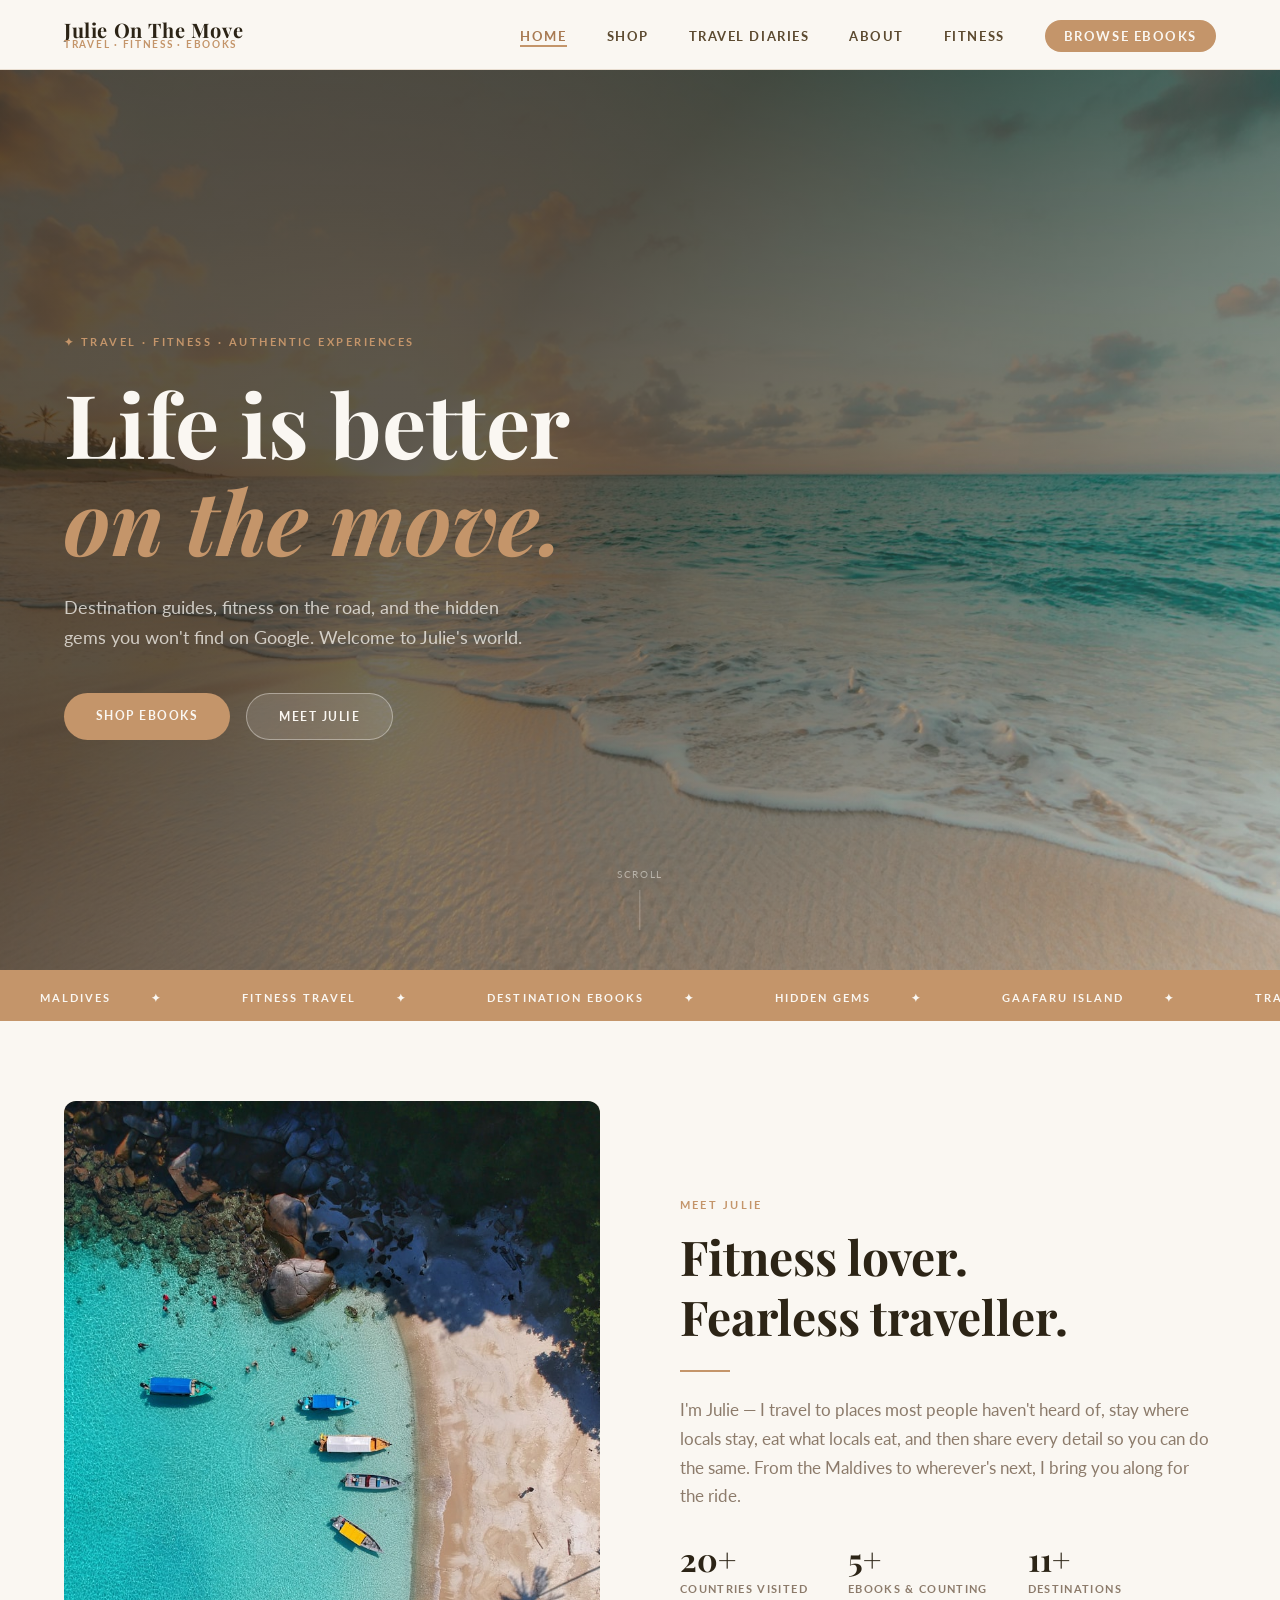
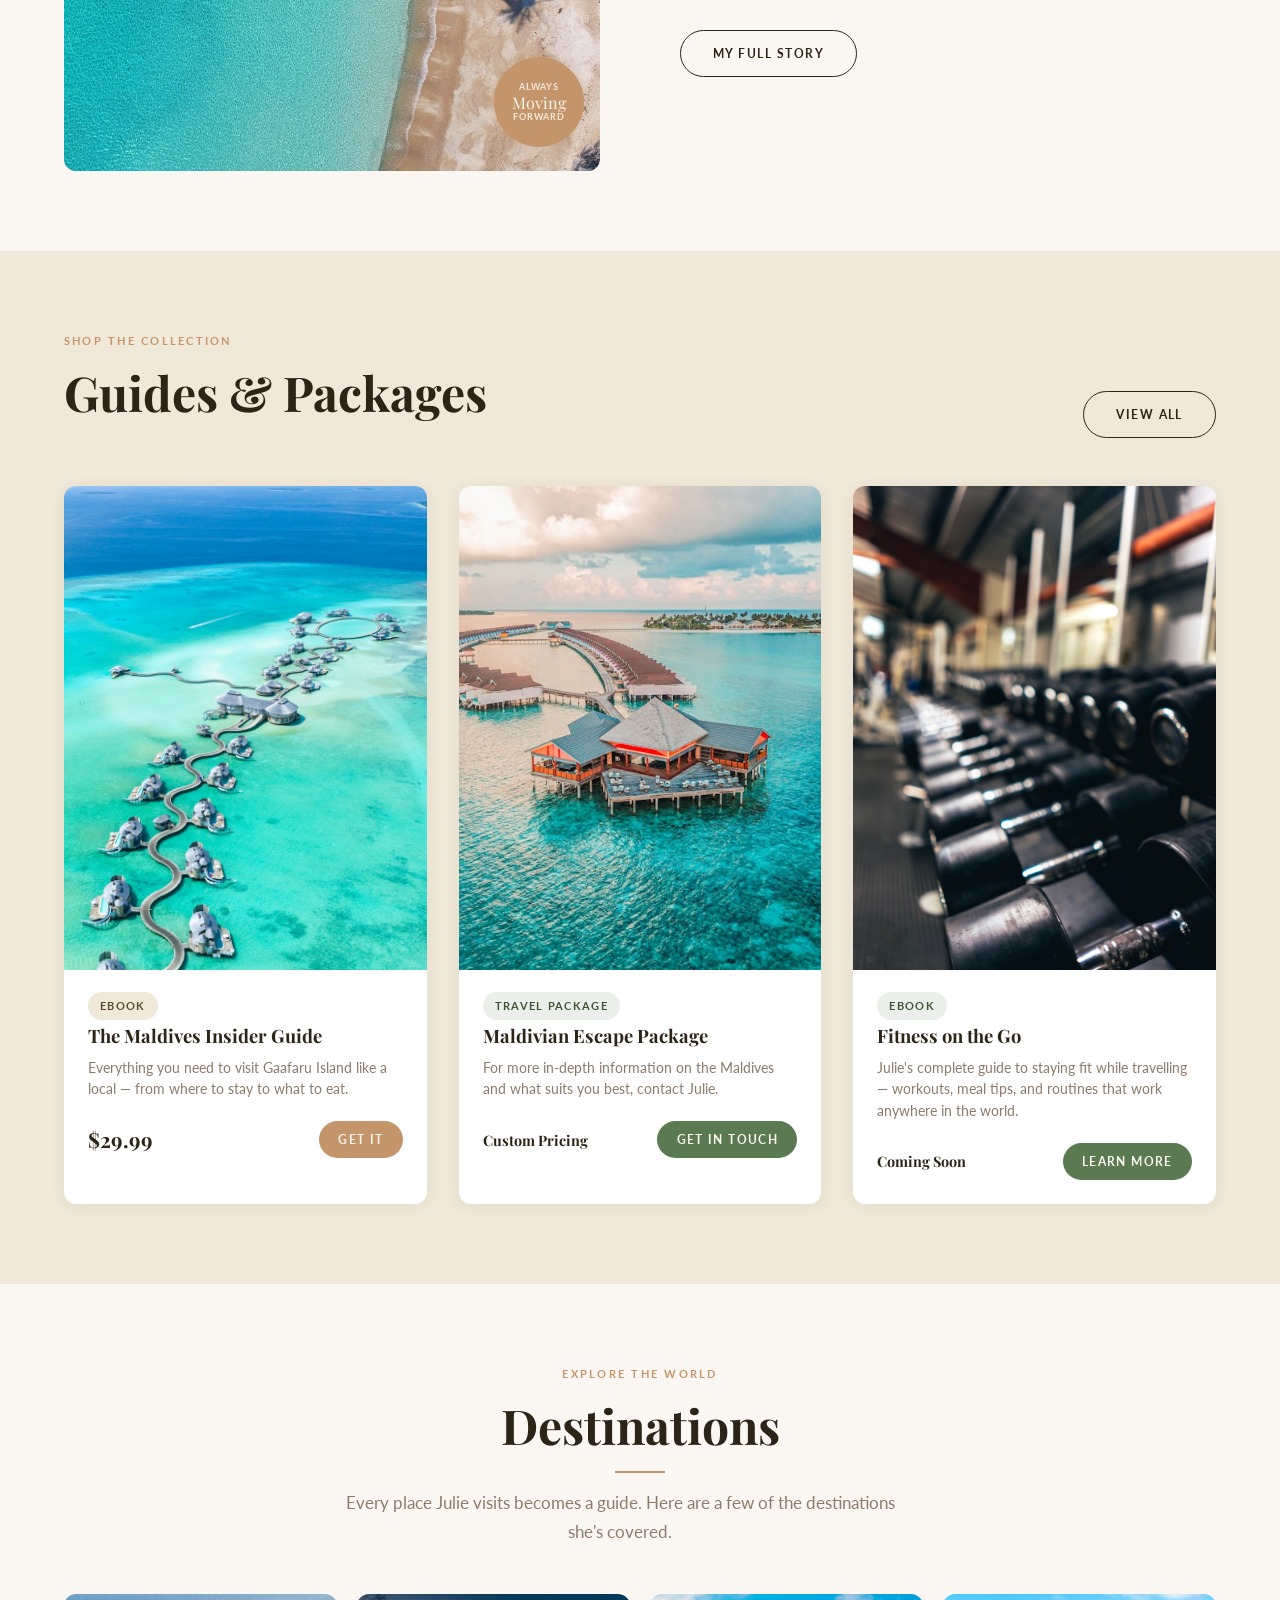
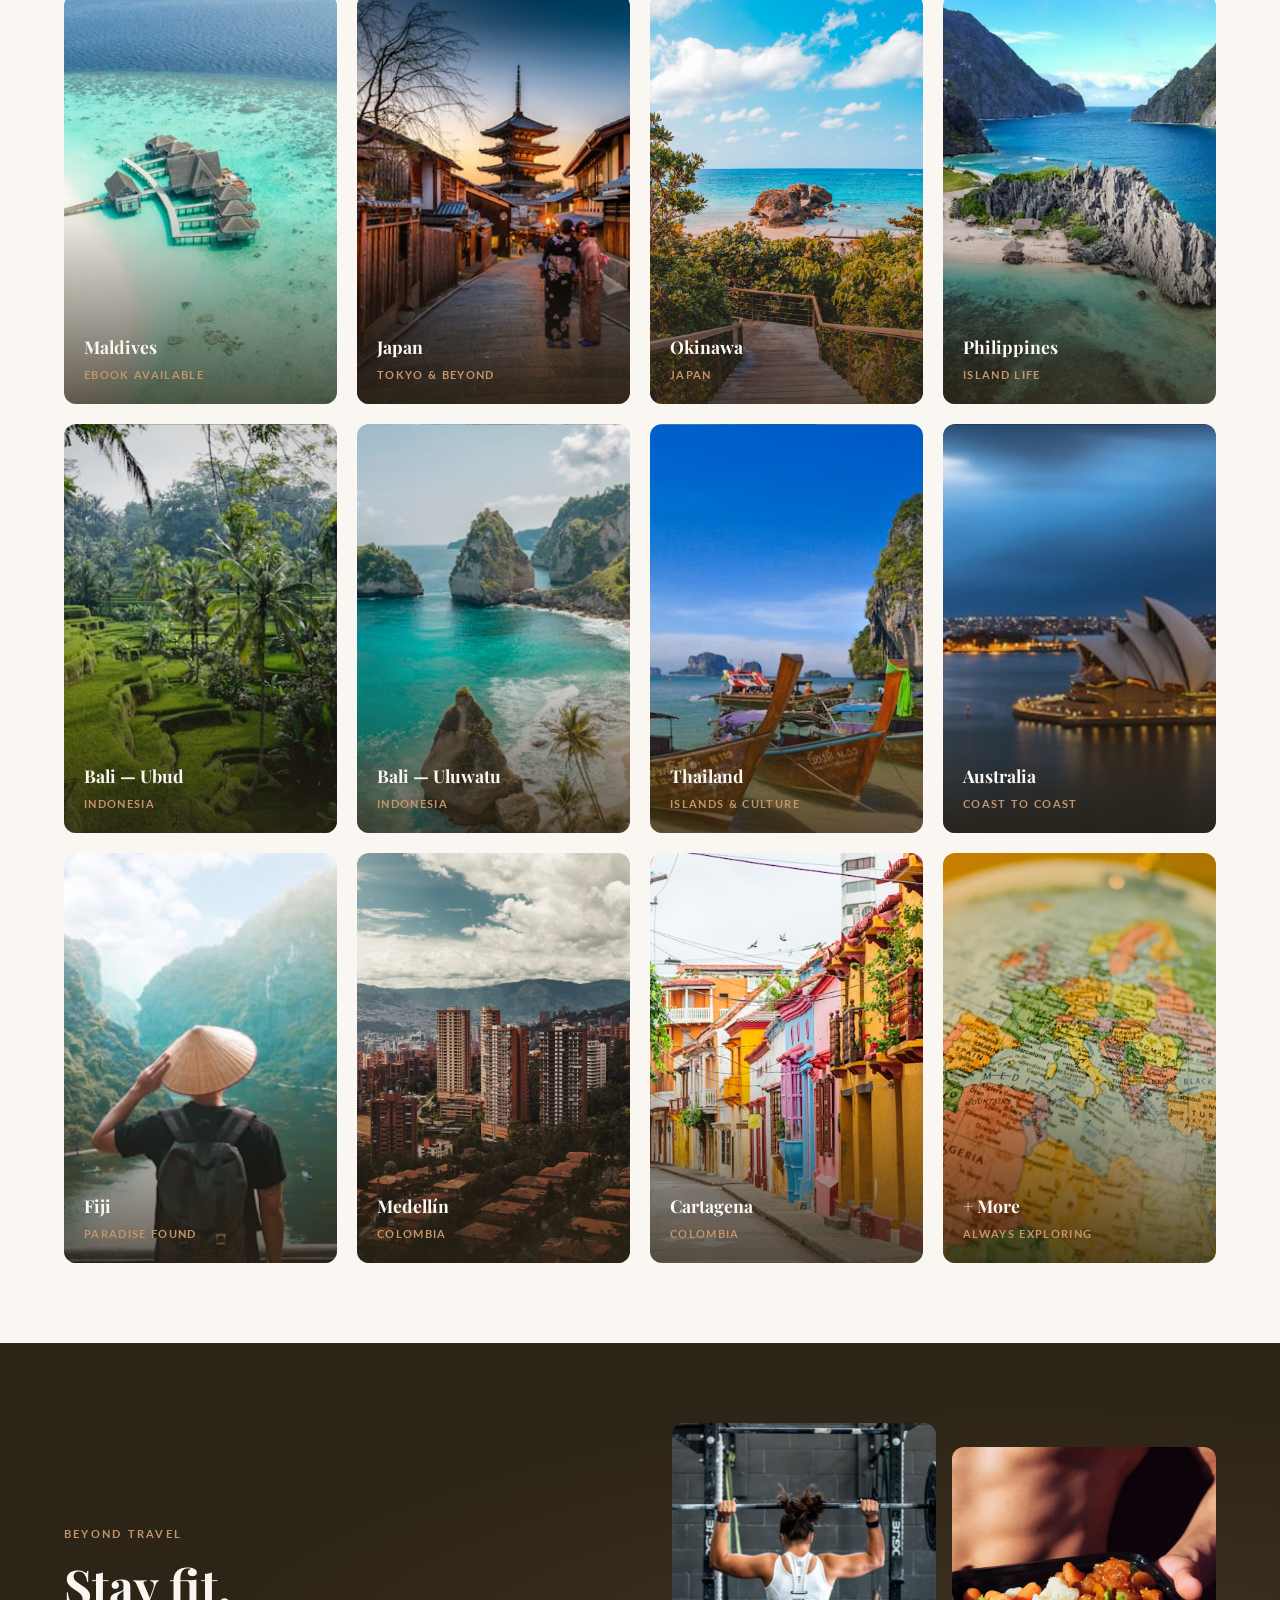
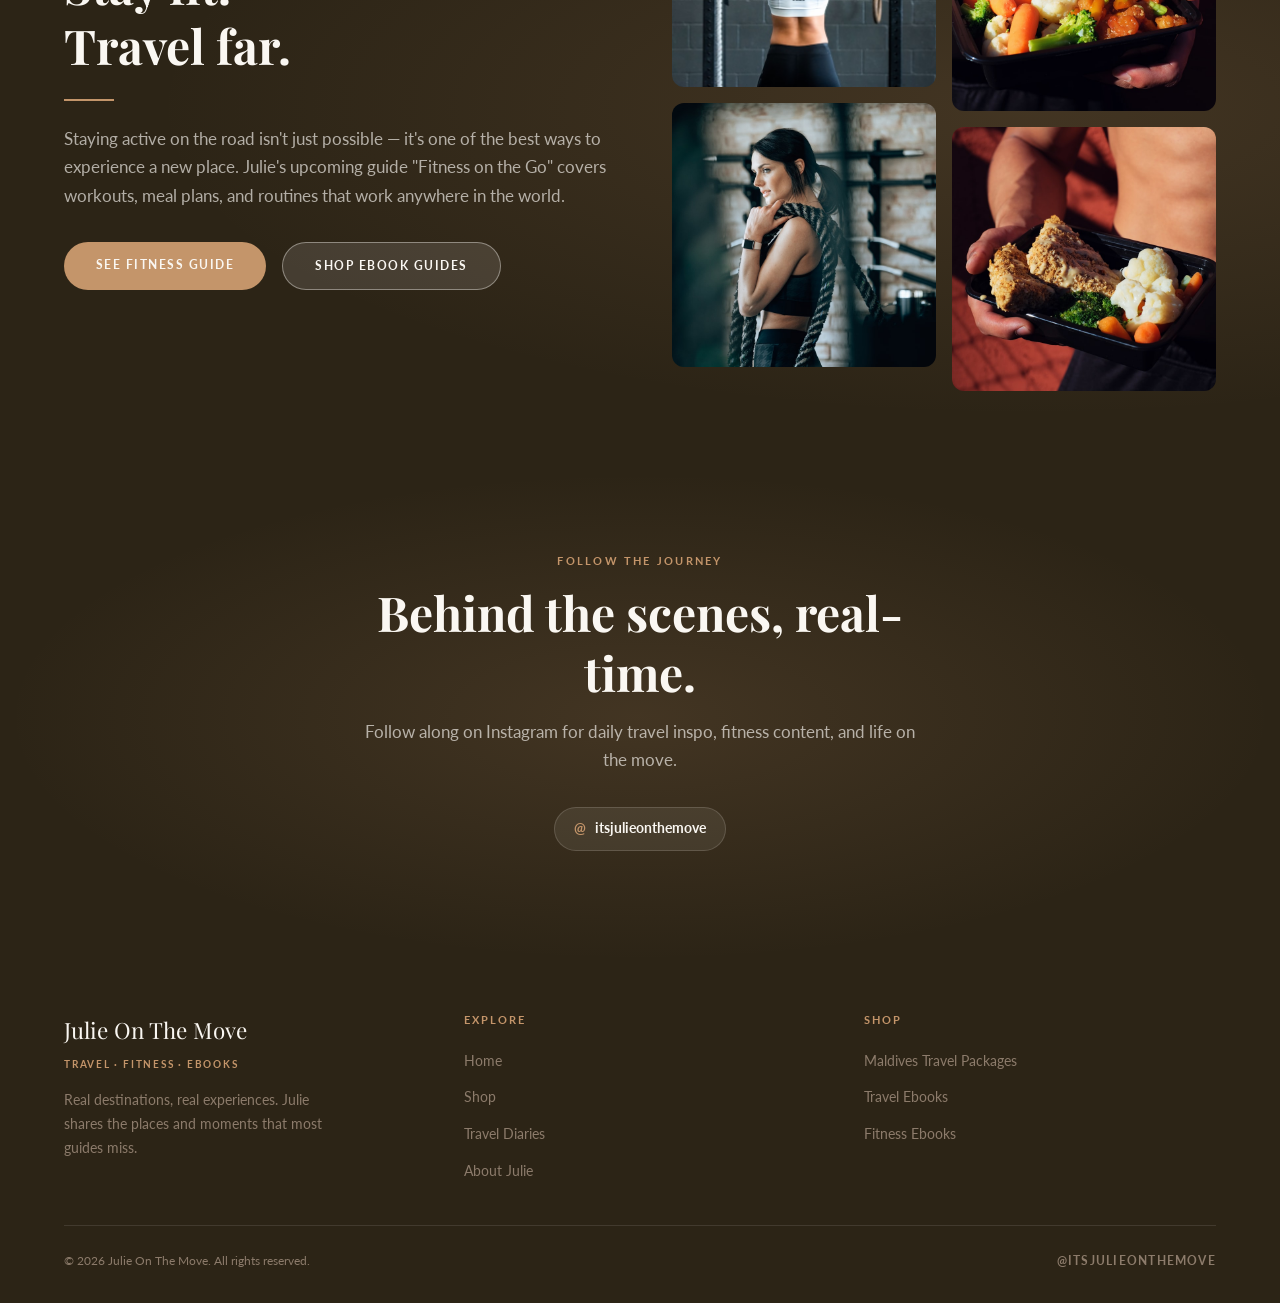
<file: index.html>
<!DOCTYPE html>
<html lang="en">
<head>
  <meta charset="UTF-8" />
  <meta name="viewport" content="width=device-width, initial-scale=1.0" />
  <title>Julie On The Move — Travel, Fitness & Ebooks</title>
  <meta name="description" content="Julie — your guide to authentic travel, fitness, and destination ebooks. Explore the world through her eyes." />
  <link rel="stylesheet" href="style.css" />
  <style>
    /* ---- HOME PAGE SPECIFIC ---- */

    /* Hero */
    .hero {
      min-height: 100vh;
      display: flex;
      align-items: center;
      background: var(--brown);
      position: relative;
      overflow: hidden;
      padding: 0 5%;
    }
    .hero-bg {
      position: absolute;
      inset: 0;
      background:
        linear-gradient(135deg, rgba(44,36,22,0.75) 35%, rgba(92,122,82,0.2) 100%),
        url('images/hero.jpg') center/cover no-repeat;
    }
    .hero-content {
      position: relative;
      z-index: 2;
      max-width: var(--max-width);
      margin: 0 auto;
      width: 100%;
      padding: 6rem 0 4rem;
    }
    .hero-label {
      font-size: 0.7rem;
      font-weight: 700;
      letter-spacing: 0.22em;
      text-transform: uppercase;
      color: var(--sand);
      margin-bottom: 1.5rem;
    }
    .hero-title {
      font-family: var(--font-serif);
      font-size: clamp(2.8rem, 7vw, 5.5rem);
      font-weight: 700;
      color: var(--warm-white);
      line-height: 1.1;
      margin-bottom: 1.5rem;
      max-width: 700px;
    }
    .hero-title em {
      font-style: italic;
      color: var(--sand);
    }
    .hero-sub {
      font-size: 1.1rem;
      color: rgba(250,247,242,0.75);
      max-width: 480px;
      line-height: 1.7;
      margin-bottom: 2.5rem;
    }
    .hero-buttons { display: flex; gap: 1rem; flex-wrap: wrap; }
    .hero-scroll {
      position: absolute;
      bottom: 2.5rem; left: 50%;
      transform: translateX(-50%);
      z-index: 2;
      display: flex;
      flex-direction: column;
      align-items: center;
      gap: 0.4rem;
      color: rgba(250,247,242,0.5);
      font-size: 0.65rem;
      letter-spacing: 0.15em;
      text-transform: uppercase;
    }
    .hero-scroll::after {
      content: '';
      display: block;
      width: 1px; height: 40px;
      background: rgba(250,247,242,0.3);
    }

    /* Marquee strip */
    .marquee-strip {
      background: var(--sand);
      padding: 0.75rem 0;
      overflow: hidden;
      white-space: nowrap;
    }
    .marquee-track {
      display: inline-flex;
      animation: marquee 25s linear infinite;
    }
    .marquee-item {
      font-size: 0.7rem;
      font-weight: 700;
      letter-spacing: 0.18em;
      text-transform: uppercase;
      color: var(--warm-white);
      padding: 0 2.5rem;
    }
    .marquee-item::after {
      content: '✦';
      margin-left: 2.5rem;
    }
    @keyframes marquee {
      from { transform: translateX(0); }
      to { transform: translateX(-50%); }
    }

    /* About strip */
    .about-strip {
      background: var(--warm-white);
      padding: 5rem 5%;
    }
    .about-strip-inner {
      max-width: var(--max-width);
      margin: 0 auto;
      display: grid;
      grid-template-columns: 1fr 1fr;
      gap: 5rem;
      align-items: center;
    }
    .about-strip-img {
      aspect-ratio: 4/5;
      border-radius: 12px;
      overflow: hidden;
      background: var(--beige-light);
      position: relative;
    }
    .about-strip-img img {
      width: 100%; height: 100%;
      object-fit: cover;
    }
    .about-strip-img .img-placeholder {
      position: absolute; inset: 0;
      font-size: 0.75rem;
    }
    .about-strip-badge {
      position: absolute;
      bottom: 1.5rem; right: 1rem;
      background: var(--sand);
      color: var(--warm-white);
      width: 90px; height: 90px;
      border-radius: 50%;
      display: flex;
      flex-direction: column;
      align-items: center;
      justify-content: center;
      text-align: center;
      font-family: var(--font-serif);
      font-size: 1rem;
      line-height: 1.2;
      box-shadow: 0 4px 20px rgba(196,149,106,0.4);
    }
    .about-strip-badge span {
      font-size: 0.55rem;
      font-family: var(--font-sans);
      font-weight: 700;
      letter-spacing: 0.1em;
      text-transform: uppercase;
      opacity: 0.85;
    }
    .about-strip-text .section-subtitle {
      margin-bottom: 2rem;
    }
    .stat-row {
      display: flex;
      gap: 2.5rem;
      margin: 2rem 0;
    }
    .stat { }
    .stat-num {
      font-family: var(--font-serif);
      font-size: 2rem;
      font-weight: 700;
      color: var(--brown);
      line-height: 1;
    }
    .stat-label {
      font-size: 0.7rem;
      font-weight: 700;
      letter-spacing: 0.12em;
      text-transform: uppercase;
      color: var(--text-muted);
      margin-top: 0.25rem;
    }

    /* Featured Products */
    .featured-products {
      background: var(--beige-light);
      padding: 5rem 5%;
    }
    .products-header {
      max-width: var(--max-width);
      margin: 0 auto 3rem;
      display: flex;
      justify-content: space-between;
      align-items: flex-end;
    }
    .products-grid {
      max-width: var(--max-width);
      margin: 0 auto;
      display: grid;
      grid-template-columns: repeat(3, 1fr);
      gap: 2rem;
    }
    .product-card .card-img {
      aspect-ratio: 3/4;
      overflow: hidden;
      background: var(--beige-mid);
      position: relative;
    }
    .product-card .card-img img {
      width: 100%; height: 100%;
      object-fit: cover;
      transition: transform 0.5s ease;
    }
    .product-card:hover .card-img img { transform: scale(1.05); }
    .product-card .card-img .img-placeholder {
      position: absolute; inset: 0;
    }
    .product-card .card-body {
      padding: 1.25rem 1.5rem 1.5rem;
    }
    .product-card .card-tag {
      margin-bottom: 0.6rem;
    }
    .product-card .card-title {
      font-family: var(--font-serif);
      font-size: 1.15rem;
      font-weight: 700;
      color: var(--brown);
      margin-bottom: 0.4rem;
    }
    .product-card .card-desc {
      font-size: 0.85rem;
      color: var(--text-muted);
      margin-bottom: 1.25rem;
      line-height: 1.6;
    }
    .product-card .card-footer {
      display: flex;
      justify-content: space-between;
      align-items: center;
    }
    .product-price {
      font-family: var(--font-serif);
      font-size: 1.3rem;
      font-weight: 700;
      color: var(--brown);
    }

    /* Destinations strip */
    .destinations {
      background: var(--warm-white);
      padding: 5rem 5%;
      text-align: center;
    }
    .destinations-header {
      max-width: 600px;
      margin: 0 auto 3rem;
    }
    .destinations-header .divider { margin: 1rem auto; }
    .dest-grid {
      max-width: var(--max-width);
      margin: 0 auto;
      display: grid;
      grid-template-columns: repeat(4, 1fr);
      gap: 1.25rem;
    }
    .dest-card {
      aspect-ratio: 2/3;
      border-radius: 12px;
      overflow: hidden;
      position: relative;
      cursor: pointer;
    }
    .dest-card-bg {
      width: 100%; height: 100%;
      background: var(--beige-mid);
      transition: transform 0.5s ease;
      display: flex;
      align-items: flex-end;
    }
    .dest-card:hover .dest-card-bg { transform: scale(1.04); }
    .dest-overlay {
      position: absolute; inset: 0;
      background: linear-gradient(to top, rgba(44,36,22,0.75) 0%, transparent 50%);
    }
    .dest-label {
      position: absolute;
      bottom: 1.25rem; left: 1.25rem;
      color: var(--warm-white);
      text-align: left;
    }
    .dest-label h3 {
      font-family: var(--font-serif);
      font-size: 1.1rem;
      font-weight: 700;
      margin-bottom: 0.2rem;
    }
    .dest-label p {
      font-size: 0.7rem;
      font-weight: 700;
      letter-spacing: 0.12em;
      text-transform: uppercase;
      color: var(--sand);
    }
    .dest-card-1 .dest-card-bg { background: #c4b5a4 url('images/dest-maldives.jpg') center/cover; }
    .dest-card-2 .dest-card-bg { background: #a4b5c4 url('images/dest-sunset.jpg') center/cover; }
    .dest-card-3 .dest-card-bg { background: #b5c4a4 url('images/dest-jungle.jpg') center/cover; }
    .dest-card-4 .dest-card-bg { background: #c4a4b5 url('images/dest-beach.jpg') center/cover; }

    /* Instagram CTA */
    .insta-cta {
      background: var(--brown);
      padding: 5rem 5%;
      text-align: center;
      position: relative;
      overflow: hidden;
    }
    .insta-cta::before {
      content: '';
      position: absolute;
      inset: 0;
      background: radial-gradient(ellipse at center, rgba(196,149,106,0.15) 0%, transparent 70%);
    }
    .insta-cta-inner {
      position: relative;
      z-index: 1;
      max-width: 600px;
      margin: 0 auto;
    }
    .insta-cta .section-title { color: var(--warm-white); margin-bottom: 1rem; }
    .insta-cta .section-subtitle { color: rgba(250,247,242,0.65); margin: 0 auto 2rem; }
    .insta-handles {
      display: flex;
      justify-content: center;
      gap: 1.5rem;
      flex-wrap: wrap;
      margin-bottom: 2rem;
    }
    .insta-handle {
      display: flex;
      align-items: center;
      gap: 0.5rem;
      background: rgba(250,247,242,0.08);
      border: 1px solid rgba(250,247,242,0.15);
      border-radius: 50px;
      padding: 0.6rem 1.2rem;
      color: var(--warm-white);
      font-size: 0.85rem;
      font-weight: 700;
      transition: all var(--transition);
    }
    .insta-handle:hover {
      background: rgba(196,149,106,0.2);
      border-color: var(--sand);
      color: var(--sand);
    }
    .insta-handle .at { color: var(--sand); margin-right: 1px; }

    /* Fitness home section */
    .fitness-home-inner {
      max-width: var(--max-width);
      margin: 0 auto;
      display: grid;
      grid-template-columns: 1fr 1fr;
      gap: 4rem;
      align-items: center;
      position: relative;
      z-index: 1;
    }
    .fitness-home-photos {
      display: grid;
      grid-template-columns: 1fr 1fr;
      gap: 1rem;
    }

    /* Responsive */
    @media (max-width: 900px) {
      .about-strip-inner { grid-template-columns: 1fr; gap: 3rem; }
      .about-strip-badge { right: 1rem; }
      .products-grid { grid-template-columns: repeat(2, 1fr); }
      .dest-grid { grid-template-columns: repeat(2, 1fr) !important; }
      .fitness-home-inner { grid-template-columns: 1fr; gap: 3rem; }
    }
    @media (max-width: 600px) {
      .products-grid { grid-template-columns: 1fr; }
      .dest-grid { grid-template-columns: repeat(2, 1fr) !important; }
      .products-header { flex-direction: column; align-items: flex-start; gap: 1rem; }
      .hero-buttons { flex-direction: column; }
      .hero-buttons .btn { text-align: center; }
      .fitness-home-inner { grid-template-columns: 1fr; gap: 2rem; }
      .fitness-home-text { text-align: left; padding: 0; }
      .fitness-home-photos { grid-template-columns: 1fr 1fr; gap: 0.75rem; }
      .fitness-home-photos > div { margin-top: 0 !important; }
    }
  </style>
</head>
<body>

  <!-- ====== NAVIGATION ====== -->
  <nav>
    <a href="index.html" class="nav-logo">
      <span class="logo-name">Julie On The Move</span>
      <span class="logo-tagline">Travel · Fitness · Ebooks</span>
    </a>
    <ul class="nav-links">
      <li><a href="index.html" class="active">Home</a></li>
      <li><a href="shop.html">Shop</a></li>
      <li><a href="blog.html">Travel Diaries</a></li>
      <li><a href="about.html">About</a></li>
      <li><a href="about.html#fitness">Fitness</a></li>
      <li><a href="shop.html" class="nav-cta">Browse Ebooks</a></li>
    </ul>
    <div class="hamburger" id="hamburger" aria-label="Open menu">
      <span></span><span></span><span></span>
    </div>
  </nav>

  <!-- Mobile Menu -->
  <div class="mobile-menu" id="mobileMenu">
    <a href="index.html">Home</a>
    <a href="shop.html">Shop</a>
    <a href="blog.html">Travel Diaries</a>
    <a href="about.html">About</a>
    <a href="about.html#fitness">Fitness</a>
  </div>

  <div class="page-content">

    <!-- ====== HERO ====== -->
    <section class="hero">
      <div class="hero-bg"></div>
      <div class="hero-content">
        <p class="hero-label">✦ Travel · Fitness · Authentic Experiences</p>
        <h1 class="hero-title">Life is better<br/><em>on the move.</em></h1>
        <p class="hero-sub">Destination guides, fitness on the road, and the hidden gems you won't find on Google. Welcome to Julie's world.</p>
        <div class="hero-buttons">
          <a href="shop.html" class="btn btn-primary">Shop Ebooks</a>
          <a href="about.html" class="btn" style="background:rgba(250,247,242,0.12); color:var(--warm-white); border:1.5px solid rgba(250,247,242,0.4);">Meet Julie</a>
        </div>
      </div>
      <div class="hero-scroll">Scroll</div>
    </section>

    <!-- ====== MARQUEE ====== -->
    <div class="marquee-strip">
      <div class="marquee-track">
        <span class="marquee-item">Maldives</span>
        <span class="marquee-item">Fitness Travel</span>
        <span class="marquee-item">Destination Ebooks</span>
        <span class="marquee-item">Hidden Gems</span>
        <span class="marquee-item">Gaafaru Island</span>
        <span class="marquee-item">Travel Packages</span>
        <span class="marquee-item">Authentic Experiences</span>
        <span class="marquee-item">itsjulieonthemove</span>
        <!-- duplicate for seamless loop -->
        <span class="marquee-item">Maldives</span>
        <span class="marquee-item">Fitness Travel</span>
        <span class="marquee-item">Destination Ebooks</span>
        <span class="marquee-item">Hidden Gems</span>
        <span class="marquee-item">Gaafaru Island</span>
        <span class="marquee-item">Travel Packages</span>
        <span class="marquee-item">Authentic Experiences</span>
        <span class="marquee-item">itsjulieonthemove</span>
      </div>
    </div>

    <!-- ====== ABOUT STRIP ====== -->
    <section class="about-strip">
      <div class="about-strip-inner">
        <div class="about-strip-img">
          <img src="images/julie-portrait.jpg" alt="Julie at the Maldives" style="position:absolute;inset:0;width:100%;height:100%;object-fit:cover;" />
          <div class="about-strip-badge">
            <span>Always</span>
            Moving
            <span>Forward</span>
          </div>
        </div>
        <div class="about-strip-text">
          <p class="section-label">Meet Julie</p>
          <h2 class="section-title">Fitness lover.<br/>Fearless traveller.</h2>
          <div class="divider"></div>
          <p class="section-subtitle">I'm Julie — I travel to places most people haven't heard of, stay where locals stay, eat what locals eat, and then share every detail so you can do the same. From the Maldives to wherever's next, I bring you along for the ride.</p>
          <div class="stat-row">
            <div class="stat">
              <div class="stat-num">20+</div>
              <div class="stat-label">Countries Visited</div>
            </div>
            <div class="stat">
              <div class="stat-num">5+</div>
              <div class="stat-label">Ebooks & Counting</div>
            </div>
            <div class="stat">
              <div class="stat-num">11+</div>
              <div class="stat-label">Destinations</div>
            </div>
          </div>
          <a href="about.html" class="btn btn-secondary">My Full Story</a>
        </div>
      </div>
    </section>

    <!-- ====== FEATURED PRODUCTS ====== -->
    <section class="featured-products">
      <div class="products-header">
        <div>
          <p class="section-label">Shop the Collection</p>
          <h2 class="section-title">Guides & Packages</h2>
        </div>
        <a href="shop.html" class="btn btn-secondary">View All</a>
      </div>
      <div class="products-grid">

        <!-- Maldives Ebook -->
        <div class="card product-card">
          <div class="card-img">
            <img src="images/maldives-bungalows.jpg" alt="Maldives over-water bungalows" style="position:absolute;inset:0;width:100%;height:100%;object-fit:cover;" />
          </div>
          <div class="card-body">
            <span class="tag">Ebook</span>
            <h3 class="card-title">The Maldives Insider Guide</h3>
            <p class="card-desc">Everything you need to visit Gaafaru Island like a local — from where to stay to what to eat.</p>
            <div class="card-footer">
              <span class="product-price">$29.99</span>
              <a href="shop.html" class="btn btn-primary" style="padding:0.55rem 1.2rem; font-size:0.72rem;">Get It</a>
            </div>
          </div>
        </div>

        <!-- Maldives Travel Package -->
        <div class="card product-card">
          <div class="card-img">
            <img src="images/maldives-package.jpg" alt="Julie with stingrays in the Maldives" style="position:absolute;inset:0;width:100%;height:100%;object-fit:cover;" />
          </div>
          <div class="card-body">
            <span class="tag tag-green">Travel Package</span>
            <h3 class="card-title">Maldivian Escape Package</h3>
            <p class="card-desc">For more in-depth information on the Maldives and what suits you best, contact Julie.</p>
            <div class="card-footer">
              <span class="product-price" style="font-size:0.9rem;">Custom Pricing</span>
              <a href="shop.html#section-packages" class="btn btn-green" style="padding:0.55rem 1.2rem; font-size:0.72rem;">Get In Touch</a>
            </div>
          </div>
        </div>

        <!-- Fitness on the Go -->
        <div class="card product-card">
          <div class="card-img">
            <img src="images/fitness-clean.jpg" alt="Fitness on the Go" style="position:absolute;inset:0;width:100%;height:100%;object-fit:cover;" />
          </div>
          <div class="card-body">
            <span class="tag tag-green">Ebook</span>
            <h3 class="card-title">Fitness on the Go</h3>
            <p class="card-desc">Julie's complete guide to staying fit while travelling — workouts, meal tips, and routines that work anywhere in the world.</p>
            <div class="card-footer">
              <span class="product-price" style="font-size:0.9rem;">Coming Soon</span>
              <a href="shop.html" class="btn btn-green" style="padding:0.55rem 1.2rem; font-size:0.72rem;">Learn More</a>
            </div>
          </div>
        </div>

      </div>
    </section>

    <!-- ====== DESTINATIONS ====== -->
    <section class="destinations">
      <div class="destinations-header">
        <p class="section-label">Explore the World</p>
        <h2 class="section-title">Destinations</h2>
        <div class="divider"></div>
        <p class="section-subtitle">Every place Julie visits becomes a guide. Here are a few of the destinations she's covered.</p>
      </div>
      <div class="dest-grid">

        <div class="dest-card">
          <div class="dest-card-bg" style="background:url('images/dest-maldives.jpg') center/cover;"></div>
          <div class="dest-overlay"></div>
          <div class="dest-label"><h3>Maldives</h3><p>Ebook Available</p></div>
        </div>

        <div class="dest-card">
          <div class="dest-card-bg" style="background:url('images/dest-japan.jpg') center/cover;"></div>
          <div class="dest-overlay"></div>
          <div class="dest-label"><h3>Japan</h3><p>Tokyo & Beyond</p></div>
        </div>

        <div class="dest-card">
          <div class="dest-card-bg" style="background:url('images/dest-okinawa.jpg') center/cover;"></div>
          <div class="dest-overlay"></div>
          <div class="dest-label"><h3>Okinawa</h3><p>Japan</p></div>
        </div>

        <div class="dest-card">
          <div class="dest-card-bg" style="background:url('images/dest-philippines.jpg') center/cover;"></div>
          <div class="dest-overlay"></div>
          <div class="dest-label"><h3>Philippines</h3><p>Island Life</p></div>
        </div>

        <div class="dest-card">
          <div class="dest-card-bg" style="background:url('images/dest-ubud.jpg') center/cover;"></div>
          <div class="dest-overlay"></div>
          <div class="dest-label"><h3>Bali — Ubud</h3><p>Indonesia</p></div>
        </div>

        <div class="dest-card">
          <div class="dest-card-bg" style="background:url('images/dest-uluwatu.jpg') center/cover;"></div>
          <div class="dest-overlay"></div>
          <div class="dest-label"><h3>Bali — Uluwatu</h3><p>Indonesia</p></div>
        </div>

        <div class="dest-card">
          <div class="dest-card-bg" style="background:url('images/dest-thailand.jpg') center/cover;"></div>
          <div class="dest-overlay"></div>
          <div class="dest-label"><h3>Thailand</h3><p>Islands & Culture</p></div>
        </div>

        <div class="dest-card">
          <div class="dest-card-bg" style="background:url('images/dest-australia.jpg') center/cover;"></div>
          <div class="dest-overlay"></div>
          <div class="dest-label"><h3>Australia</h3><p>Coast to Coast</p></div>
        </div>

        <div class="dest-card">
          <div class="dest-card-bg" style="background:url('images/dest-fiji.jpg') center/cover;"></div>
          <div class="dest-overlay"></div>
          <div class="dest-label"><h3>Fiji</h3><p>Paradise Found</p></div>
        </div>

        <div class="dest-card">
          <div class="dest-card-bg" style="background:url('images/dest-medellin.jpg') center/cover;"></div>
          <div class="dest-overlay"></div>
          <div class="dest-label"><h3>Medellín</h3><p>Colombia</p></div>
        </div>

        <div class="dest-card">
          <div class="dest-card-bg" style="background:url('images/dest-cartagena.jpg') center/cover;"></div>
          <div class="dest-overlay"></div>
          <div class="dest-label"><h3>Cartagena</h3><p>Colombia</p></div>
        </div>

        <div class="dest-card">
          <div class="dest-card-bg" style="background:url('images/dest-more.jpg') center/cover;"></div>
          <div class="dest-overlay"></div>
          <div class="dest-label"><h3>+ More</h3><p>Always Exploring</p></div>
        </div>

      </div>
    </section>

    <!-- ====== FITNESS SECTION ====== -->
    <section class="fitness-home" style="background:var(--brown); padding:5rem 5%; position:relative; overflow:hidden;">
      <div style="position:absolute; inset:0; background:radial-gradient(ellipse at 80% 50%, rgba(196,149,106,0.15) 0%, transparent 60%);"></div>
      <div class="fitness-home-inner">
        <div class="fitness-home-text">
          <p class="section-label" style="color:var(--sand);">Beyond Travel</p>
          <h2 class="section-title" style="color:var(--warm-white);">Stay fit.<br/>Travel far.</h2>
          <div class="divider" style="background:var(--sand);"></div>
          <p class="section-subtitle" style="color:rgba(250,247,242,0.65); margin-bottom:2rem;">Staying active on the road isn't just possible — it's one of the best ways to experience a new place. Julie's upcoming guide "Fitness on the Go" covers workouts, meal plans, and routines that work anywhere in the world.</p>
          <div style="display:flex; gap:1rem; flex-wrap:wrap;">
            <a href="shop.html" class="btn btn-primary">See Fitness Guide</a>
            <a href="shop.html#section-ebooks" class="btn" style="background:rgba(250,247,242,0.12); color:var(--warm-white); border:1.5px solid rgba(250,247,242,0.4);">Shop Ebook Guides</a>
          </div>
        </div>
        <div class="fitness-home-photos">
          <div style="aspect-ratio:1; border-radius:12px; overflow:hidden;">
            <img src="images/fitness-weights.jpg" alt="Weight lifting" style="width:100%;height:100%;object-fit:cover;" />
          </div>
          <div style="aspect-ratio:1; border-radius:12px; overflow:hidden; margin-top:1.5rem;">
            <img src="images/fitness-mealprep.jpg" alt="Meal prep" style="width:100%;height:100%;object-fit:cover;" />
          </div>
          <div style="aspect-ratio:1; border-radius:12px; overflow:hidden; margin-top:-1.5rem;">
            <img src="images/fitness-ropes.jpg" alt="Battle ropes workout" style="width:100%;height:100%;object-fit:cover;" />
          </div>
          <div style="aspect-ratio:1; border-radius:12px; overflow:hidden;">
            <img src="images/fitness-mealprep2.jpg" alt="Healthy meal tray" style="width:100%;height:100%;object-fit:cover;" />
          </div>
        </div>
      </div>
    </section>

    <!-- ====== INSTAGRAM CTA ====== -->
    <section class="insta-cta">
      <div class="insta-cta-inner">
        <p class="section-label" style="color:var(--sand);">Follow The Journey</p>
        <h2 class="section-title">Behind the scenes, real-time.</h2>
        <p class="section-subtitle">Follow along on Instagram for daily travel inspo, fitness content, and life on the move.</p>
        <div class="insta-handles">
          <a href="https://www.instagram.com/itsjulieonthemove" target="_blank" class="insta-handle">
            <span class="at">@</span>itsjulieonthemove
          </a>
        </div>
      </div>
    </section>

  </div><!-- end .page-content -->

  <!-- ====== FOOTER ====== -->
  <footer>
    <div class="footer-inner">
      <div class="footer-logo">
        <div class="logo-name">Julie On The Move</div>
        <div class="logo-tagline">Travel · Fitness · Ebooks</div>
        <p>Real destinations, real experiences. Julie shares the places and moments that most guides miss.</p>
      </div>
      <div class="footer-col">
        <h4>Explore</h4>
        <ul>
          <li><a href="index.html">Home</a></li>
          <li><a href="shop.html">Shop</a></li>
          <li><a href="blog.html">Travel Diaries</a></li>
          <li><a href="about.html">About Julie</a></li>
        </ul>
      </div>
      <div class="footer-col">
        <h4>Shop</h4>
        <ul>
          <li><a href="shop.html#section-packages">Maldives Travel Packages</a></li>
          <li><a href="shop.html#section-ebooks">Travel Ebooks</a></li>
          <li><a href="shop.html#section-ebooks">Fitness Ebooks</a></li>
        </ul>
      </div>
    </div>
    <div class="footer-bottom">
      <p>© 2026 Julie On The Move. All rights reserved.</p>
      <div class="social-links">
        <a href="https://www.instagram.com/itsjulieonthemove" target="_blank">@itsjulieonthemove</a>
      </div>
    </div>
  </footer>

  <script src="script.js"></script>
</body>
</html>
</file>
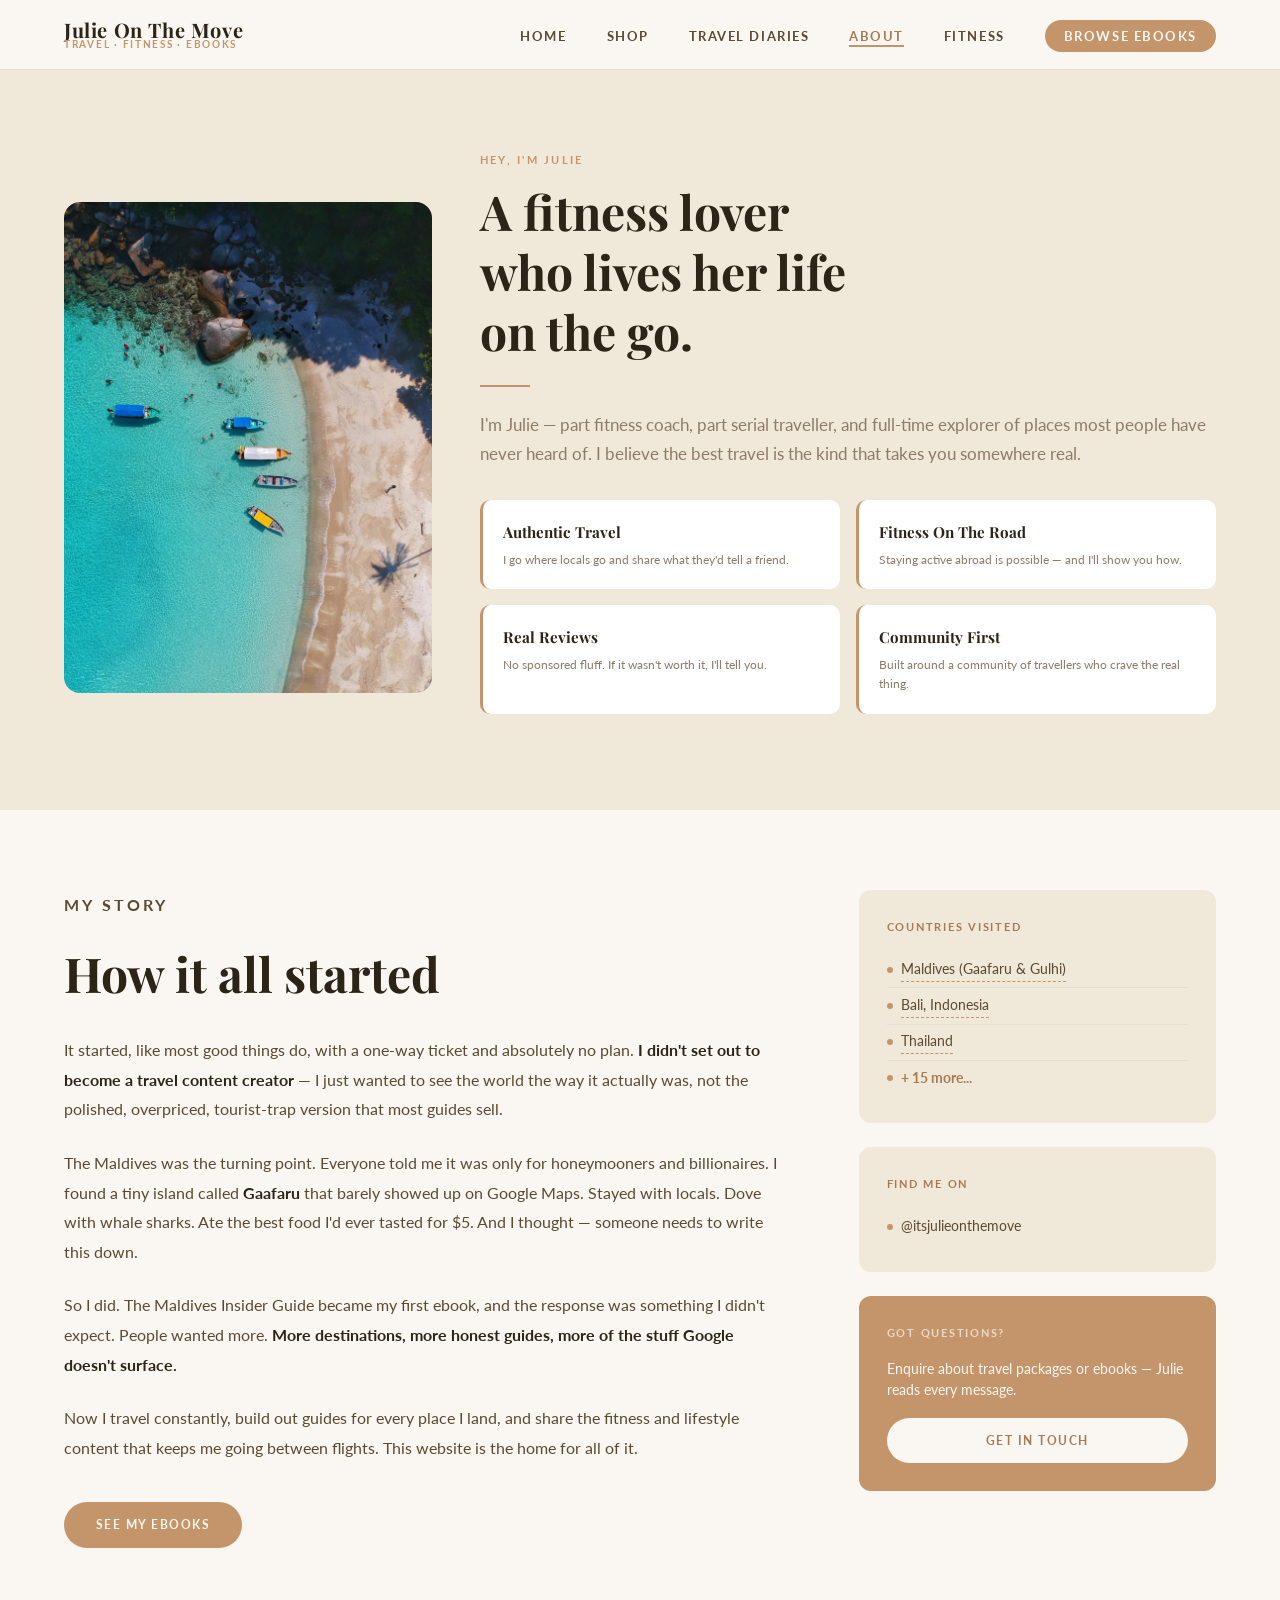
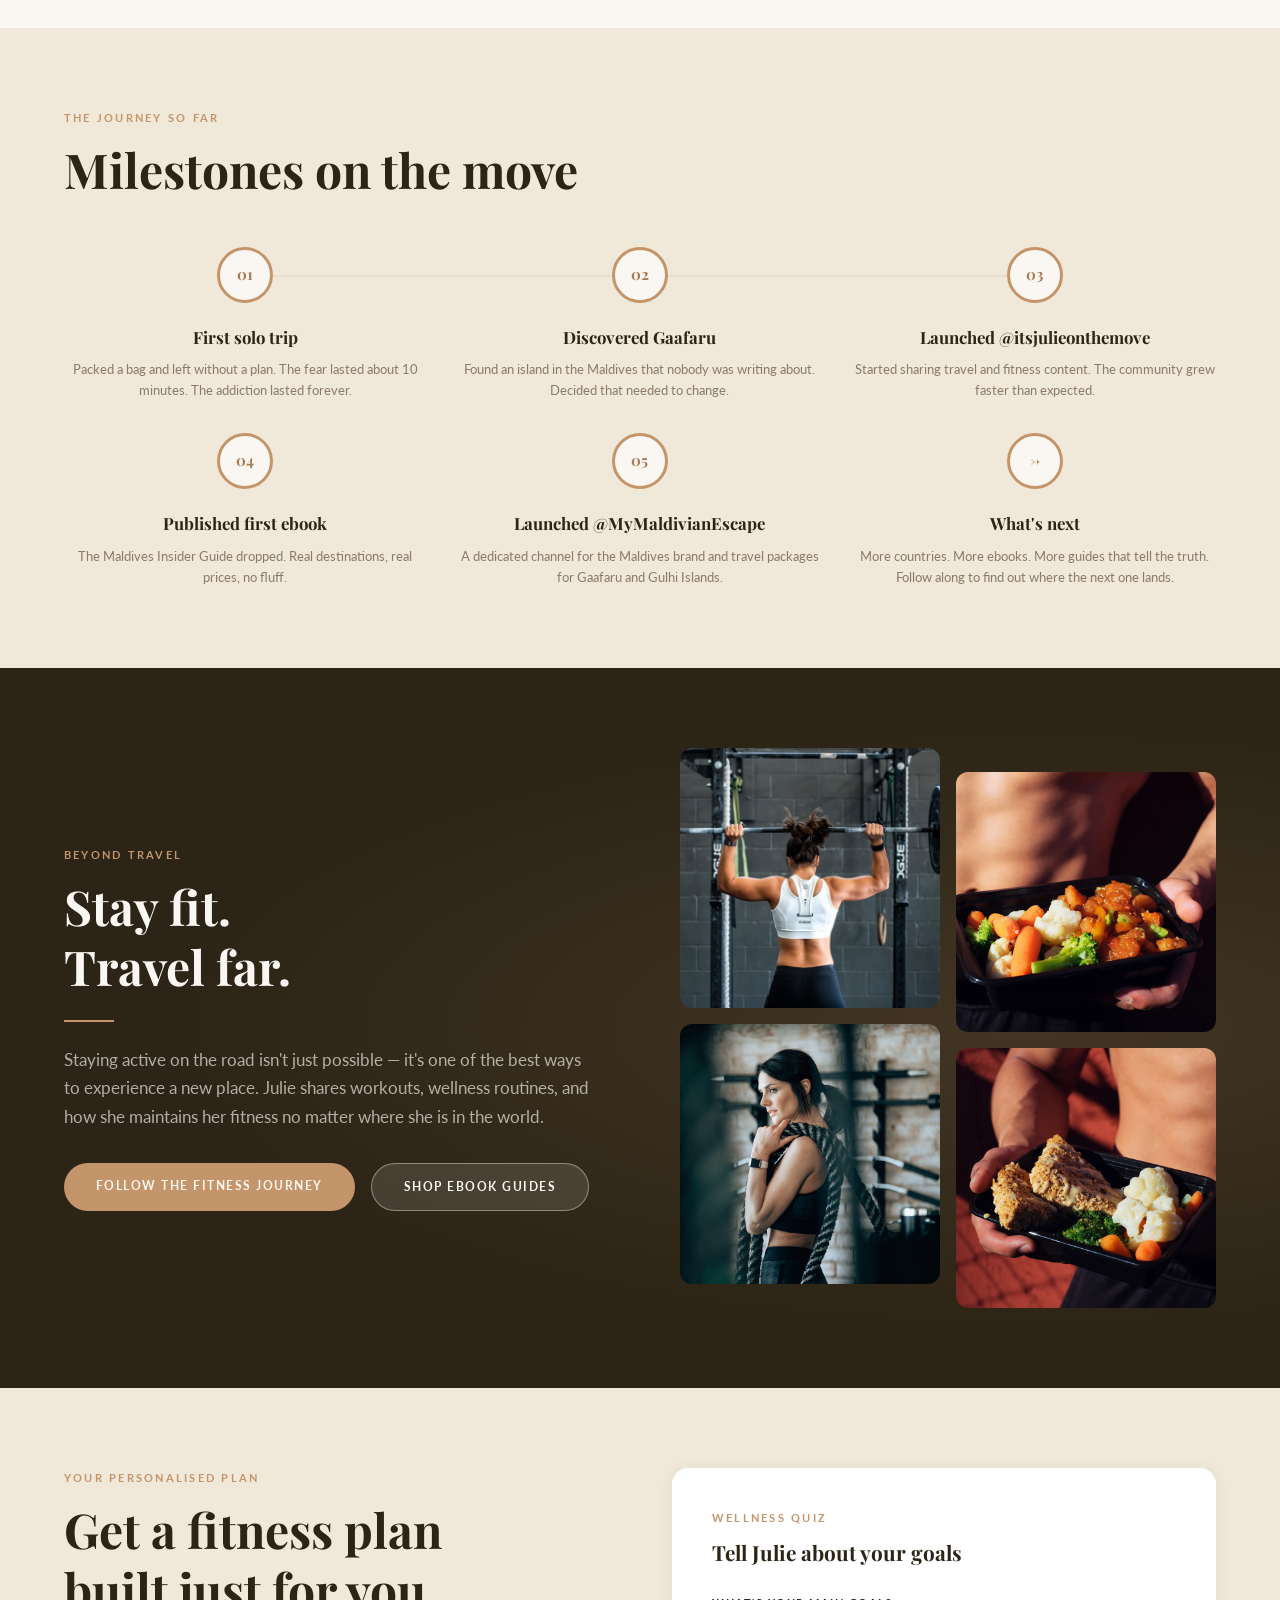
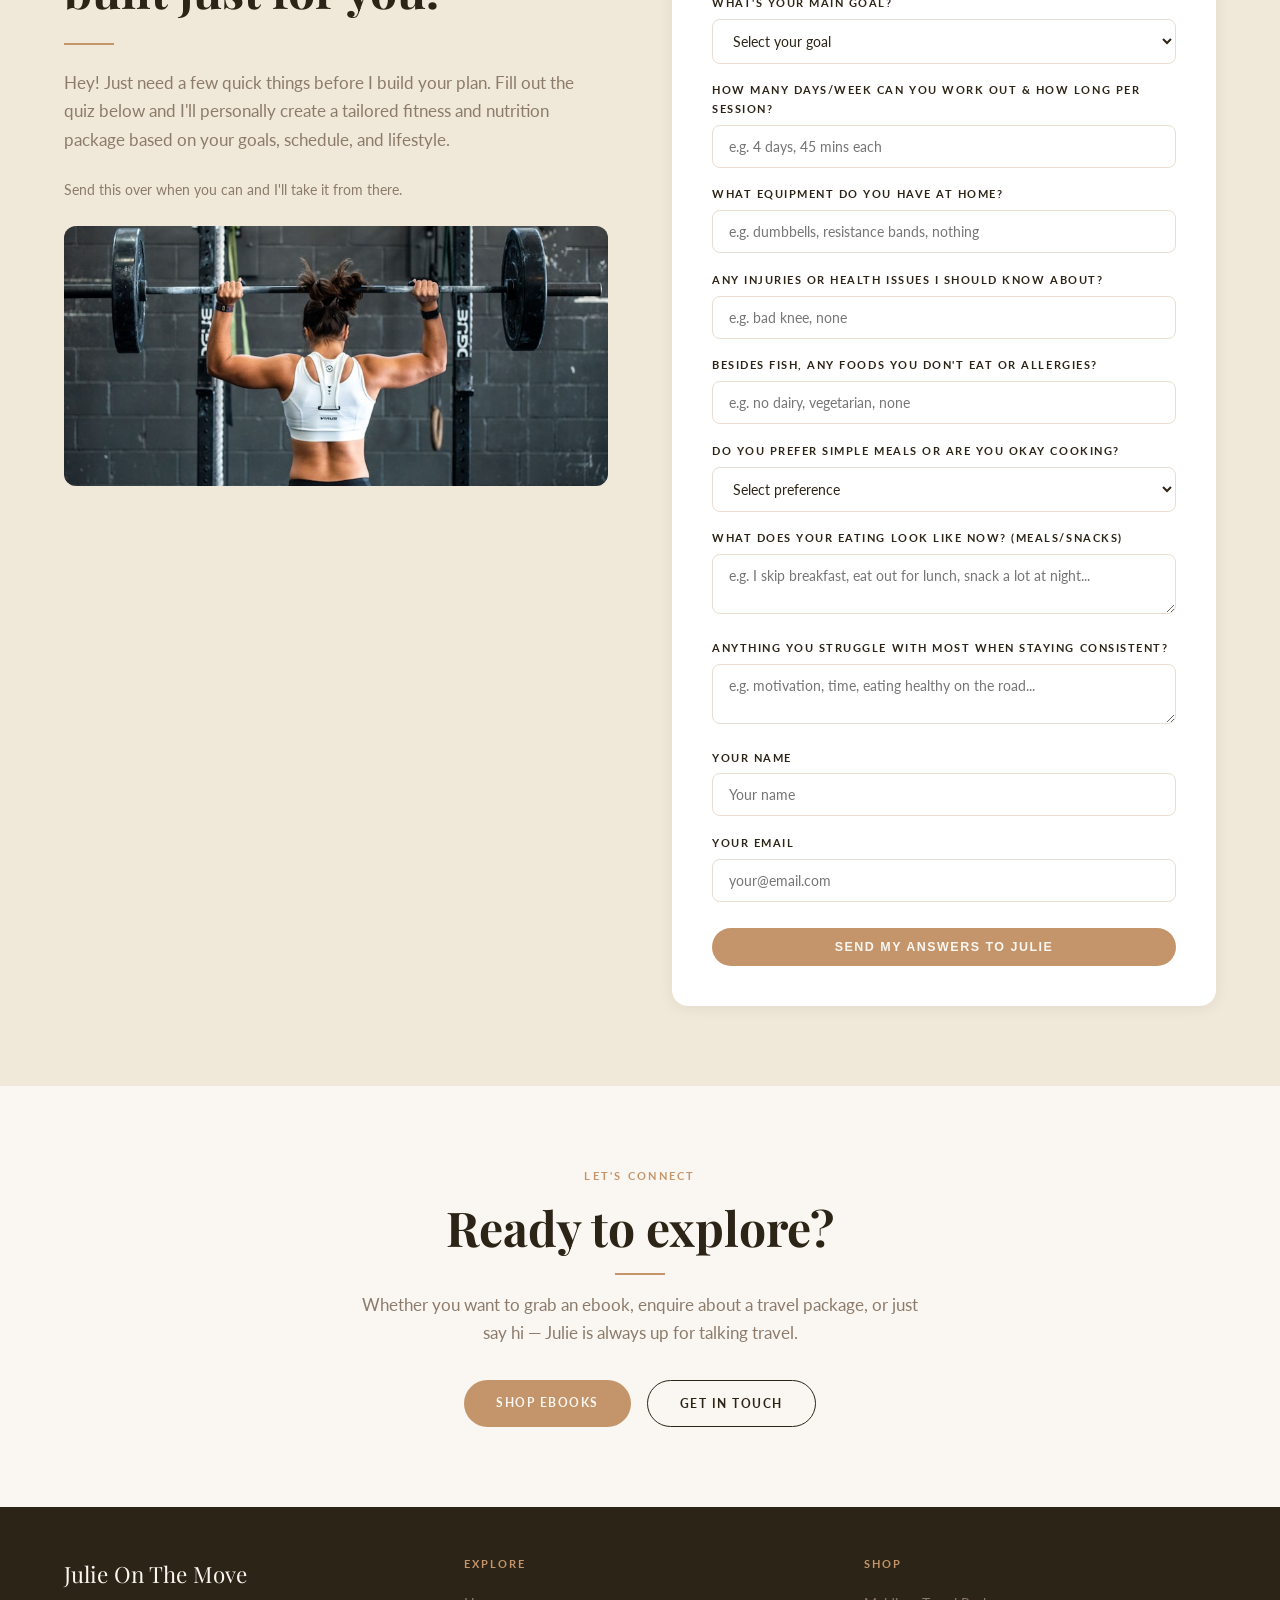
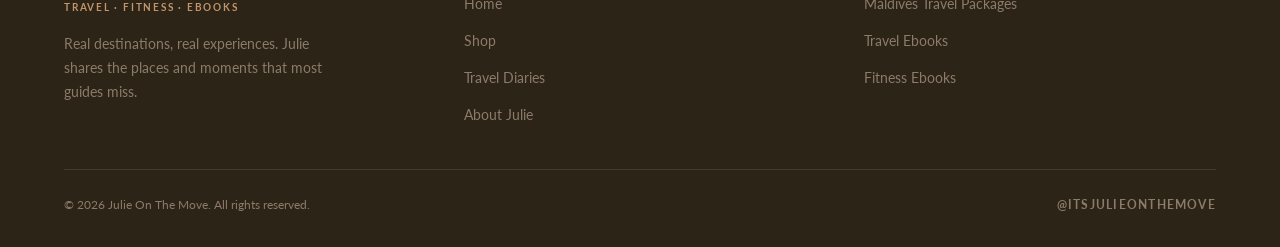
<file: about.html>
<!DOCTYPE html>
<html lang="en">
<head>
  <meta charset="UTF-8" />
  <meta name="viewport" content="width=device-width, initial-scale=1.0" />
  <title>About — Julie On The Move</title>
  <meta name="description" content="Meet Julie — the face behind Julie On The Move. Travel, fitness, and a life lived fully." />
  <link rel="stylesheet" href="style.css" />
  <style>
    /* ---- ABOUT PAGE SPECIFIC ---- */

    .about-hero {
      background: var(--beige-light);
      padding: 5rem 5% 4rem;
      display: grid;
      grid-template-columns: 1fr 1fr;
      gap: 5rem;
      align-items: center;
      max-width: 100%;
    }
    .about-hero-inner {
      max-width: var(--max-width);
      margin: 0 auto;
      display: grid;
      grid-template-columns: 1fr 1fr;
      gap: 5rem;
      align-items: center;
      width: 100%;
    }
    .about-hero-img {
      aspect-ratio: 3/4;
      border-radius: 16px;
      overflow: hidden;
      background: var(--beige-mid);
      position: relative;
    }
    .about-hero-img .img-placeholder {
      position: absolute; inset: 0;
    }
    .about-hero-text .section-subtitle { max-width: 100%; margin-bottom: 2rem; }

    /* Values row */
    .values-row {
      display: grid;
      grid-template-columns: repeat(2, 1fr);
      gap: 1rem;
      margin: 2rem 0;
    }
    .value-item {
      background: #fff;
      border-radius: 10px;
      padding: 1.25rem;
      border-left: 3px solid var(--sand);
    }
    .value-item h4 {
      font-family: var(--font-serif);
      font-size: 0.95rem;
      font-weight: 700;
      color: var(--brown);
      margin-bottom: 0.3rem;
    }
    .value-item p {
      font-size: 0.78rem;
      color: var(--text-muted);
      line-height: 1.5;
    }

    /* Story section */
    .story-section {
      padding: 5rem 5%;
      background: var(--warm-white);
    }
    .story-inner {
      max-width: var(--max-width);
      margin: 0 auto;
      display: grid;
      grid-template-columns: 2fr 1fr;
      gap: 5rem;
    }
    .story-text p {
      font-size: 1rem;
      color: var(--brown-mid);
      line-height: 1.85;
      margin-bottom: 1.5rem;
    }
    .story-text p strong {
      color: var(--brown);
      font-weight: 700;
    }
    .story-sidebar {}
    .sidebar-card {
      background: var(--beige-light);
      border-radius: 12px;
      padding: 1.75rem;
      margin-bottom: 1.5rem;
    }
    .sidebar-card h4 {
      font-family: var(--font-sans);
      font-size: 0.68rem;
      font-weight: 700;
      letter-spacing: 0.16em;
      text-transform: uppercase;
      color: var(--sand-dark);
      margin-bottom: 1rem;
    }
    .sidebar-card ul li {
      font-size: 0.85rem;
      color: var(--brown-mid);
      padding: 0.35rem 0;
      border-bottom: 1px solid var(--beige-mid);
      display: flex;
      align-items: center;
      gap: 0.5rem;
    }
    .sidebar-card ul li:last-child { border-bottom: none; }
    .sidebar-card ul li .dot {
      width: 6px; height: 6px;
      border-radius: 50%;
      background: var(--sand);
      flex-shrink: 0;
    }

    /* Journey / timeline */
    .journey-section {
      padding: 5rem 5%;
      background: var(--beige-light);
    }
    .journey-inner {
      max-width: var(--max-width);
      margin: 0 auto;
    }
    .journey-header { margin-bottom: 3rem; }
    .timeline {
      display: grid;
      grid-template-columns: repeat(3, 1fr);
      gap: 2rem;
      position: relative;
    }
    .timeline::before {
      content: '';
      position: absolute;
      top: 28px; left: 16.67%;
      right: 16.67%;
      height: 2px;
      background: var(--beige-mid);
    }
    .timeline-item {
      text-align: center;
      position: relative;
    }
    .timeline-dot {
      width: 56px; height: 56px;
      border-radius: 50%;
      background: var(--warm-white);
      border: 3px solid var(--sand);
      display: flex;
      align-items: center;
      justify-content: center;
      margin: 0 auto 1.25rem;
      font-family: var(--font-serif);
      font-size: 0.95rem;
      font-weight: 700;
      color: var(--sand-dark);
      position: relative;
      z-index: 1;
    }
    .timeline-item h3 {
      font-family: var(--font-serif);
      font-size: 1.05rem;
      font-weight: 700;
      color: var(--brown);
      margin-bottom: 0.5rem;
    }
    .timeline-item p {
      font-size: 0.82rem;
      color: var(--text-muted);
      line-height: 1.6;
    }

    /* Fitness section */
    .fitness-section {
      padding: 5rem 5%;
      background: var(--brown);
      position: relative;
      overflow: hidden;
    }
    .fitness-section::before {
      content: '';
      position: absolute; inset: 0;
      background: radial-gradient(ellipse at 80% 50%, rgba(196,149,106,0.15) 0%, transparent 60%);
    }
    .fitness-inner {
      max-width: var(--max-width);
      margin: 0 auto;
      display: grid;
      grid-template-columns: 1fr 1fr;
      gap: 5rem;
      align-items: center;
      position: relative;
      z-index: 1;
    }
    .fitness-text .section-label { color: var(--sand); }
    .fitness-text .section-title { color: var(--warm-white); }
    .fitness-text .section-subtitle { color: rgba(250,247,242,0.65); margin-bottom: 2rem; }
    .fitness-text .divider { background: var(--sand); }
    .fitness-img {
      display: grid;
      grid-template-columns: 1fr 1fr;
      gap: 1rem;
    }
    .fitness-img-item {
      aspect-ratio: 1;
      border-radius: 12px;
      overflow: hidden;
      background: rgba(250,247,242,0.08);
      display: flex;
      align-items: center;
      justify-content: center;
      font-size: 0.7rem;
      font-weight: 700;
      letter-spacing: 0.1em;
      text-transform: uppercase;
      color: rgba(250,247,242,0.35);
    }
    .fitness-img-item:nth-child(2) { margin-top: 1.5rem; }
    .fitness-img-item:nth-child(3) { margin-top: -1.5rem; }

    /* CTA section */
    .about-cta {
      padding: 5rem 5%;
      background: var(--warm-white);
      text-align: center;
    }
    .about-cta-inner {
      max-width: 600px;
      margin: 0 auto;
    }
    .about-cta .section-subtitle { margin: 0 auto 2rem; text-align: center; }
    .cta-buttons { display: flex; justify-content: center; gap: 1rem; flex-wrap: wrap; }

    @media (max-width: 900px) {
      .about-hero-inner { grid-template-columns: 1fr; gap: 2.5rem; }
      .story-inner { grid-template-columns: 1fr; gap: 3rem; }
      .fitness-inner { grid-template-columns: 1fr; gap: 3rem; }
      .timeline { grid-template-columns: 1fr; }
      .timeline::before { display: none; }
      .fitness-quiz-grid { grid-template-columns: 1fr !important; gap: 2.5rem !important; }
    }
    @media (max-width: 600px) {
      .values-row { grid-template-columns: 1fr; }
      .timeline { grid-template-columns: 1fr; }
    }
  </style>
</head>
<body>

  <!-- ====== NAVIGATION ====== -->
  <nav>
    <a href="index.html" class="nav-logo">
      <span class="logo-name">Julie On The Move</span>
      <span class="logo-tagline">Travel · Fitness · Ebooks</span>
    </a>
    <ul class="nav-links">
      <li><a href="index.html">Home</a></li>
      <li><a href="shop.html">Shop</a></li>
      <li><a href="blog.html">Travel Diaries</a></li>
      <li><a href="about.html" class="active">About</a></li>
      <li><a href="about.html#fitness">Fitness</a></li>
      <li><a href="shop.html" class="nav-cta">Browse Ebooks</a></li>
    </ul>
    <div class="hamburger" id="hamburger">
      <span></span><span></span><span></span>
    </div>
  </nav>
  <div class="mobile-menu" id="mobileMenu">
    <a href="index.html">Home</a>
    <a href="shop.html">Shop</a>
    <a href="blog.html">Travel Diaries</a>
    <a href="about.html">About</a>
    <a href="about.html#fitness">Fitness</a>
  </div>

  <div class="page-content">

    <!-- ====== ABOUT HERO ====== -->
    <section style="background:var(--beige-light); padding:5rem 5% 4rem;">
      <div style="max-width:var(--max-width); margin:0 auto; display:grid; grid-template-columns:1fr 2fr; gap:3rem; align-items:center;">
        <div class="about-hero-img" style="aspect-ratio:3/4; border-radius:16px; overflow:hidden; background:var(--beige-mid); position:relative;">
          <img src="images/julie-portrait.jpg" alt="Julie" style="position:absolute;inset:0;width:100%;height:100%;object-fit:cover;" />
        </div>
        <div>
          <p class="section-label">Hey, I'm Julie</p>
          <h1 class="section-title">A fitness lover<br/>who lives her life<br/>on the go.</h1>
          <div class="divider"></div>
          <p class="section-subtitle" style="max-width:100%;">I'm Julie — part fitness coach, part serial traveller, and full-time explorer of places most people have never heard of. I believe the best travel is the kind that takes you somewhere real.</p>
          <div class="values-row">
            <div class="value-item">
              <h4>Authentic Travel</h4>
              <p>I go where locals go and share what they'd tell a friend.</p>
            </div>
            <div class="value-item">
              <h4>Fitness On The Road</h4>
              <p>Staying active abroad is possible — and I'll show you how.</p>
            </div>
            <div class="value-item">
              <h4>Real Reviews</h4>
              <p>No sponsored fluff. If it wasn't worth it, I'll tell you.</p>
            </div>
            <div class="value-item">
              <h4>Community First</h4>
              <p>Built around a community of travellers who crave the real thing.</p>
            </div>
          </div>
        </div>
      </div>
    </section>

    <!-- ====== STORY ====== -->
    <section class="story-section">
      <div class="story-inner">
        <div class="story-text">
          <p class="section-label">My Story</p>
          <h2 class="section-title" style="margin-bottom:2rem;">How it all started</h2>
          <p>It started, like most good things do, with a one-way ticket and absolutely no plan. <strong>I didn't set out to become a travel content creator</strong> — I just wanted to see the world the way it actually was, not the polished, overpriced, tourist-trap version that most guides sell.</p>
          <p>The Maldives was the turning point. Everyone told me it was only for honeymooners and billionaires. I found a tiny island called <strong>Gaafaru</strong> that barely showed up on Google Maps. Stayed with locals. Dove with whale sharks. Ate the best food I'd ever tasted for $5. And I thought — someone needs to write this down.</p>
          <p>So I did. The Maldives Insider Guide became my first ebook, and the response was something I didn't expect. People wanted more. <strong>More destinations, more honest guides, more of the stuff Google doesn't surface.</strong></p>
          <p>Now I travel constantly, build out guides for every place I land, and share the fitness and lifestyle content that keeps me going between flights. This website is the home for all of it.</p>
          <a href="shop.html" class="btn btn-primary" style="margin-top:1rem;">See My Ebooks</a>
        </div>
        <div class="story-sidebar">
          <div class="sidebar-card">
            <h4>Countries Visited</h4>
            <ul>
              <li><span class="dot"></span><a href="shop.html#section-ebooks" style="color:inherit; text-decoration:none; border-bottom:1px dashed var(--sand);">Maldives (Gaafaru & Gulhi)</a></li>
              <li><span class="dot"></span><a href="shop.html#section-ebooks" style="color:inherit; text-decoration:none; border-bottom:1px dashed var(--sand);">Bali, Indonesia</a></li>
              <li><span class="dot"></span><a href="shop.html#section-ebooks" style="color:inherit; text-decoration:none; border-bottom:1px dashed var(--sand);">Thailand</a></li>
              <li id="moreCountriesToggle" style="cursor:pointer; color:var(--sand-dark); font-weight:700;" onclick="document.getElementById('moreCountries').style.display='block'; this.style.display='none';"><span class="dot"></span>+ 15 more...</li>
            </ul>
            <ul id="moreCountries" style="display:none;">
              <li><span class="dot"></span><a href="shop.html#section-ebooks" style="color:inherit; text-decoration:none; border-bottom:1px dashed var(--sand);">Japan (Tokyo & Okinawa)</a></li>
              <li><span class="dot"></span><a href="shop.html#section-ebooks" style="color:inherit; text-decoration:none; border-bottom:1px dashed var(--sand);">Philippines</a></li>
              <li><span class="dot"></span><a href="shop.html#section-ebooks" style="color:inherit; text-decoration:none; border-bottom:1px dashed var(--sand);">Australia</a></li>
              <li><span class="dot"></span><a href="shop.html#section-ebooks" style="color:inherit; text-decoration:none; border-bottom:1px dashed var(--sand);">Fiji</a></li>
              <li><span class="dot"></span><a href="shop.html#section-ebooks" style="color:inherit; text-decoration:none; border-bottom:1px dashed var(--sand);">Colombia (Medellín & Cartagena)</a></li>
              <li><span class="dot"></span><a href="shop.html#section-ebooks" style="color:inherit; text-decoration:none; border-bottom:1px dashed var(--sand);">Sri Lanka</a></li>
              <li><span class="dot"></span><a href="shop.html#section-ebooks" style="color:inherit; text-decoration:none; border-bottom:1px dashed var(--sand);">Malaysia</a></li>
              <li><span class="dot"></span><a href="shop.html#section-ebooks" style="color:inherit; text-decoration:none; border-bottom:1px dashed var(--sand);">Singapore</a></li>
              <li><span class="dot"></span><a href="shop.html#section-ebooks" style="color:inherit; text-decoration:none; border-bottom:1px dashed var(--sand);">Vietnam</a></li>
              <li><span class="dot"></span><a href="shop.html#section-ebooks" style="color:inherit; text-decoration:none; border-bottom:1px dashed var(--sand);">Cambodia</a></li>
              <li><span class="dot"></span><a href="shop.html#section-ebooks" style="color:inherit; text-decoration:none; border-bottom:1px dashed var(--sand);">Morocco</a></li>
              <li><span class="dot"></span><a href="shop.html#section-ebooks" style="color:inherit; text-decoration:none; border-bottom:1px dashed var(--sand);">Turkey</a></li>
              <li><span class="dot"></span><a href="shop.html#section-ebooks" style="color:inherit; text-decoration:none; border-bottom:1px dashed var(--sand);">Greece</a></li>
              <li><span class="dot"></span><a href="shop.html#section-ebooks" style="color:inherit; text-decoration:none; border-bottom:1px dashed var(--sand);">Spain</a></li>
              <li><span class="dot"></span><a href="shop.html#section-ebooks" style="color:inherit; text-decoration:none; border-bottom:1px dashed var(--sand);">United Arab Emirates</a></li>
            </ul>
          </div>
          <div class="sidebar-card">
            <h4>Find Me On</h4>
            <ul>
              <li><span class="dot"></span><a href="https://www.instagram.com/itsjulieonthemove" target="_blank">@itsjulieonthemove</a></li>
            </ul>
          </div>
          <div class="sidebar-card" style="background:var(--sand); color:var(--warm-white);">
            <h4 style="color:rgba(250,247,242,0.7);">Got questions?</h4>
            <p style="font-size:0.85rem; margin-bottom:1rem; line-height:1.6;">Enquire about travel packages or ebooks — Julie reads every message.</p>
            <a href="mailto:julietterabahi@gmail.com" class="btn" style="background:var(--warm-white); color:var(--sand-dark); width:100%; text-align:center; display:block;">Get In Touch</a>
          </div>
        </div>
      </div>
    </section>

    <!-- ====== JOURNEY TIMELINE ====== -->
    <section class="journey-section">
      <div class="journey-inner">
        <div class="journey-header">
          <p class="section-label">The Journey So Far</p>
          <h2 class="section-title">Milestones on the move</h2>
        </div>
        <div class="timeline">
          <div class="timeline-item">
            <div class="timeline-dot">01</div>
            <h3>First solo trip</h3>
            <p>Packed a bag and left without a plan. The fear lasted about 10 minutes. The addiction lasted forever.</p>
          </div>
          <div class="timeline-item">
            <div class="timeline-dot">02</div>
            <h3>Discovered Gaafaru</h3>
            <p>Found an island in the Maldives that nobody was writing about. Decided that needed to change.</p>
          </div>
          <div class="timeline-item">
            <div class="timeline-dot">03</div>
            <h3>Launched @itsjulieonthemove</h3>
            <p>Started sharing travel and fitness content. The community grew faster than expected.</p>
          </div>
          <div class="timeline-item">
            <div class="timeline-dot">04</div>
            <h3>Published first ebook</h3>
            <p>The Maldives Insider Guide dropped. Real destinations, real prices, no fluff.</p>
          </div>
          <div class="timeline-item">
            <div class="timeline-dot">05</div>
            <h3>Launched @MyMaldivianEscape</h3>
            <p>A dedicated channel for the Maldives brand and travel packages for Gaafaru and Gulhi Islands.</p>
          </div>
          <div class="timeline-item">
            <div class="timeline-dot">→</div>
            <h3>What's next</h3>
            <p>More countries. More ebooks. More guides that tell the truth. Follow along to find out where the next one lands.</p>
          </div>
        </div>
      </div>
    </section>

    <!-- ====== FITNESS ====== -->
    <section class="fitness-section" id="fitness">
      <div class="fitness-inner">
        <div class="fitness-text">
          <p class="section-label">Beyond Travel</p>
          <h2 class="section-title">Stay fit.<br/>Travel far.</h2>
          <div class="divider"></div>
          <p class="section-subtitle">Staying active on the road isn't just possible — it's one of the best ways to experience a new place. Julie shares workouts, wellness routines, and how she maintains her fitness no matter where she is in the world.</p>
          <div style="display:flex; gap:1rem; flex-wrap:wrap; margin-top:0.5rem;">
            <a href="https://www.instagram.com/itsjulieonthemove" target="_blank" class="btn btn-primary">Follow the Fitness Journey</a>
            <a href="shop.html#section-ebooks" class="btn" style="background:rgba(250,247,242,0.12); color:var(--warm-white); border:1.5px solid rgba(250,247,242,0.4);">Shop Ebook Guides</a>
          </div>
        </div>
        <div class="fitness-img">
          <div class="fitness-img-item" style="background:url('images/fitness-weights.jpg') center/cover;"></div>
          <div class="fitness-img-item" style="background:url('images/fitness-mealprep.jpg') center/cover;"></div>
          <div class="fitness-img-item" style="background:url('images/fitness-ropes.jpg') center/cover;"></div>
          <div class="fitness-img-item" style="background:url('images/fitness-mealprep2.jpg') center/cover;"></div>
        </div>
      </div>
    </section>

    <!-- ====== FITNESS QUIZ ====== -->
    <section style="background:var(--beige-light); padding:5rem 5%;">
      <div style="max-width:var(--max-width); margin:0 auto; display:grid; grid-template-columns:1fr 1fr; gap:4rem; align-items:start;" class="fitness-quiz-grid">

        <!-- Left: Intro -->
        <div>
          <p class="section-label">Your Personalised Plan</p>
          <h2 class="section-title">Get a fitness plan<br/>built just for you.</h2>
          <div class="divider"></div>
          <p class="section-subtitle" style="margin-bottom:1.5rem;">Hey! Just need a few quick things before I build your plan. Fill out the quiz below and I'll personally create a tailored fitness and nutrition package based on your goals, schedule, and lifestyle.</p>
          <p style="font-size:0.88rem; color:var(--text-muted); line-height:1.7;">Send this over when you can and I'll take it from there.</p>
          <div style="margin-top:1.5rem;">
            <img src="images/fitness-weights.jpg" alt="Fitness" style="width:100%; border-radius:12px; max-height:260px; object-fit:cover;" />
          </div>
        </div>

        <!-- Right: Quiz Form -->
        <div style="background:#fff; border-radius:16px; padding:2.5rem; box-shadow:0 2px 16px rgba(44,36,22,0.07);">
          <p class="section-label" style="margin-bottom:0.5rem;">Wellness Quiz</p>
          <h3 style="font-family:var(--font-serif); font-size:1.3rem; font-weight:700; color:var(--brown); margin-bottom:1.5rem;">Tell Julie about your goals</h3>

          <form id="fitnessQuiz" onsubmit="handleFitnessQuiz(event)" style="display:flex; flex-direction:column; gap:1.1rem;">

            <div>
              <label style="font-size:0.68rem; font-weight:700; letter-spacing:0.14em; text-transform:uppercase; color:var(--brown); display:block; margin-bottom:0.4rem;">What's your main goal?</label>
              <select name="goal" required style="width:100%; padding:0.75rem 1rem; border:1.5px solid var(--beige-mid); border-radius:8px; font-family:var(--font-sans); font-size:0.88rem; color:var(--brown); background:#fff; outline:none; cursor:pointer;">
                <option value="" disabled selected>Select your goal</option>
                <option value="Fat loss">Fat loss</option>
                <option value="Toning">Toning</option>
                <option value="Muscle building">Muscle building</option>
                <option value="General fitness">General fitness</option>
                <option value="Staying active while travelling">Staying active while travelling</option>
                <option value="Other">Other</option>
              </select>
            </div>

            <div>
              <label style="font-size:0.68rem; font-weight:700; letter-spacing:0.14em; text-transform:uppercase; color:var(--brown); display:block; margin-bottom:0.4rem;">How many days/week can you work out & how long per session?</label>
              <input type="text" name="schedule" required placeholder="e.g. 4 days, 45 mins each" style="width:100%; padding:0.75rem 1rem; border:1.5px solid var(--beige-mid); border-radius:8px; font-family:var(--font-sans); font-size:0.88rem; color:var(--brown); outline:none;" />
            </div>

            <div>
              <label style="font-size:0.68rem; font-weight:700; letter-spacing:0.14em; text-transform:uppercase; color:var(--brown); display:block; margin-bottom:0.4rem;">What equipment do you have at home?</label>
              <input type="text" name="equipment" required placeholder="e.g. dumbbells, resistance bands, nothing" style="width:100%; padding:0.75rem 1rem; border:1.5px solid var(--beige-mid); border-radius:8px; font-family:var(--font-sans); font-size:0.88rem; color:var(--brown); outline:none;" />
            </div>

            <div>
              <label style="font-size:0.68rem; font-weight:700; letter-spacing:0.14em; text-transform:uppercase; color:var(--brown); display:block; margin-bottom:0.4rem;">Any injuries or health issues I should know about?</label>
              <input type="text" name="injuries" placeholder="e.g. bad knee, none" style="width:100%; padding:0.75rem 1rem; border:1.5px solid var(--beige-mid); border-radius:8px; font-family:var(--font-sans); font-size:0.88rem; color:var(--brown); outline:none;" />
            </div>

            <div>
              <label style="font-size:0.68rem; font-weight:700; letter-spacing:0.14em; text-transform:uppercase; color:var(--brown); display:block; margin-bottom:0.4rem;">Besides fish, any foods you don't eat or allergies?</label>
              <input type="text" name="dietary" placeholder="e.g. no dairy, vegetarian, none" style="width:100%; padding:0.75rem 1rem; border:1.5px solid var(--beige-mid); border-radius:8px; font-family:var(--font-sans); font-size:0.88rem; color:var(--brown); outline:none;" />
            </div>

            <div>
              <label style="font-size:0.68rem; font-weight:700; letter-spacing:0.14em; text-transform:uppercase; color:var(--brown); display:block; margin-bottom:0.4rem;">Do you prefer simple meals or are you okay cooking?</label>
              <select name="cooking" required style="width:100%; padding:0.75rem 1rem; border:1.5px solid var(--beige-mid); border-radius:8px; font-family:var(--font-sans); font-size:0.88rem; color:var(--brown); background:#fff; outline:none; cursor:pointer;">
                <option value="" disabled selected>Select preference</option>
                <option value="Keep it simple">Keep it simple — minimal cooking</option>
                <option value="I enjoy cooking">I enjoy cooking</option>
                <option value="Mix of both">Mix of both</option>
              </select>
            </div>

            <div>
              <label style="font-size:0.68rem; font-weight:700; letter-spacing:0.14em; text-transform:uppercase; color:var(--brown); display:block; margin-bottom:0.4rem;">What does your eating look like now? (meals/snacks)</label>
              <textarea name="currentEating" rows="2" placeholder="e.g. I skip breakfast, eat out for lunch, snack a lot at night..." style="width:100%; padding:0.75rem 1rem; border:1.5px solid var(--beige-mid); border-radius:8px; font-family:var(--font-sans); font-size:0.88rem; color:var(--brown); outline:none; resize:vertical;"></textarea>
            </div>

            <div>
              <label style="font-size:0.68rem; font-weight:700; letter-spacing:0.14em; text-transform:uppercase; color:var(--brown); display:block; margin-bottom:0.4rem;">Anything you struggle with most when staying consistent?</label>
              <textarea name="struggles" rows="2" placeholder="e.g. motivation, time, eating healthy on the road..." style="width:100%; padding:0.75rem 1rem; border:1.5px solid var(--beige-mid); border-radius:8px; font-family:var(--font-sans); font-size:0.88rem; color:var(--brown); outline:none; resize:vertical;"></textarea>
            </div>

            <div>
              <label style="font-size:0.68rem; font-weight:700; letter-spacing:0.14em; text-transform:uppercase; color:var(--brown); display:block; margin-bottom:0.4rem;">Your Name</label>
              <input type="text" name="name" required placeholder="Your name" style="width:100%; padding:0.75rem 1rem; border:1.5px solid var(--beige-mid); border-radius:8px; font-family:var(--font-sans); font-size:0.88rem; color:var(--brown); outline:none;" />
            </div>

            <div>
              <label style="font-size:0.68rem; font-weight:700; letter-spacing:0.14em; text-transform:uppercase; color:var(--brown); display:block; margin-bottom:0.4rem;">Your Email</label>
              <input type="email" name="email" required placeholder="your@email.com" style="width:100%; padding:0.75rem 1rem; border:1.5px solid var(--beige-mid); border-radius:8px; font-family:var(--font-sans); font-size:0.88rem; color:var(--brown); outline:none;" />
            </div>

            <button type="submit" class="btn btn-primary" style="width:100%; text-align:center; margin-top:0.5rem;">Send My Answers to Julie</button>
          </form>
          <p id="quizSuccess" style="display:none; text-align:center; color:var(--green); font-weight:700; font-size:0.88rem; margin-top:1.25rem;">Thanks! Julie will build your personalised plan and get back to you soon.</p>
        </div>

      </div>
    </section>

    <!-- ====== CTA ====== -->
    <section class="about-cta">
      <div class="about-cta-inner">
        <p class="section-label">Let's Connect</p>
        <h2 class="section-title">Ready to explore?</h2>
        <div class="divider" style="margin:1rem auto;"></div>
        <p class="section-subtitle">Whether you want to grab an ebook, enquire about a travel package, or just say hi — Julie is always up for talking travel.</p>
        <div class="cta-buttons">
          <a href="shop.html" class="btn btn-primary">Shop Ebooks</a>
          <a href="mailto:julietterabahi@gmail.com" class="btn btn-secondary">Get In Touch</a>
        </div>
      </div>
    </section>

  </div>

  <!-- ====== FOOTER ====== -->
  <footer>
    <div class="footer-inner">
      <div class="footer-logo">
        <div class="logo-name">Julie On The Move</div>
        <div class="logo-tagline">Travel · Fitness · Ebooks</div>
        <p>Real destinations, real experiences. Julie shares the places and moments that most guides miss.</p>
      </div>
      <div class="footer-col">
        <h4>Explore</h4>
        <ul>
          <li><a href="index.html">Home</a></li>
          <li><a href="shop.html">Shop</a></li>
          <li><a href="blog.html">Travel Diaries</a></li>
          <li><a href="about.html">About Julie</a></li>
        </ul>
      </div>
      <div class="footer-col">
        <h4>Shop</h4>
        <ul>
          <li><a href="shop.html#section-packages">Maldives Travel Packages</a></li>
          <li><a href="shop.html#section-ebooks">Travel Ebooks</a></li>
          <li><a href="shop.html#section-ebooks">Fitness Ebooks</a></li>
        </ul>
      </div>
    </div>
    <div class="footer-bottom">
      <p>© 2026 Julie On The Move. All rights reserved.</p>
      <div class="social-links">
        <a href="https://www.instagram.com/itsjulieonthemove" target="_blank">@itsjulieonthemove</a>
      </div>
    </div>
  </footer>

  <script src="script.js"></script>
  <script>
    function handleFitnessQuiz(e) {
      e.preventDefault();
      const f = e.target;
      const name = f.name.value;
      const email = f.email.value;
      const subject = encodeURIComponent('Fitness Quiz from ' + name);
      const body = encodeURIComponent(
        'Name: ' + name + '\n' +
        'Email: ' + email + '\n\n' +
        '--- FITNESS QUIZ ANSWERS ---\n\n' +
        '1. Main goal: ' + f.goal.value + '\n' +
        '2. Workout schedule: ' + f.schedule.value + '\n' +
        '3. Equipment at home: ' + f.equipment.value + '\n' +
        '4. Injuries/health issues: ' + (f.injuries.value || 'None') + '\n' +
        '5. Dietary restrictions/allergies: ' + (f.dietary.value || 'None') + '\n' +
        '6. Cooking preference: ' + f.cooking.value + '\n' +
        '7. Current eating habits: ' + (f.currentEating.value || 'Not specified') + '\n' +
        '8. Biggest struggle with consistency: ' + (f.struggles.value || 'Not specified')
      );
      window.location.href = 'mailto:julietterabahi@gmail.com?subject=' + subject + '&body=' + body;
      f.style.display = 'none';
      document.getElementById('quizSuccess').style.display = 'block';
    }
  </script>
</body>
</html>
</file>
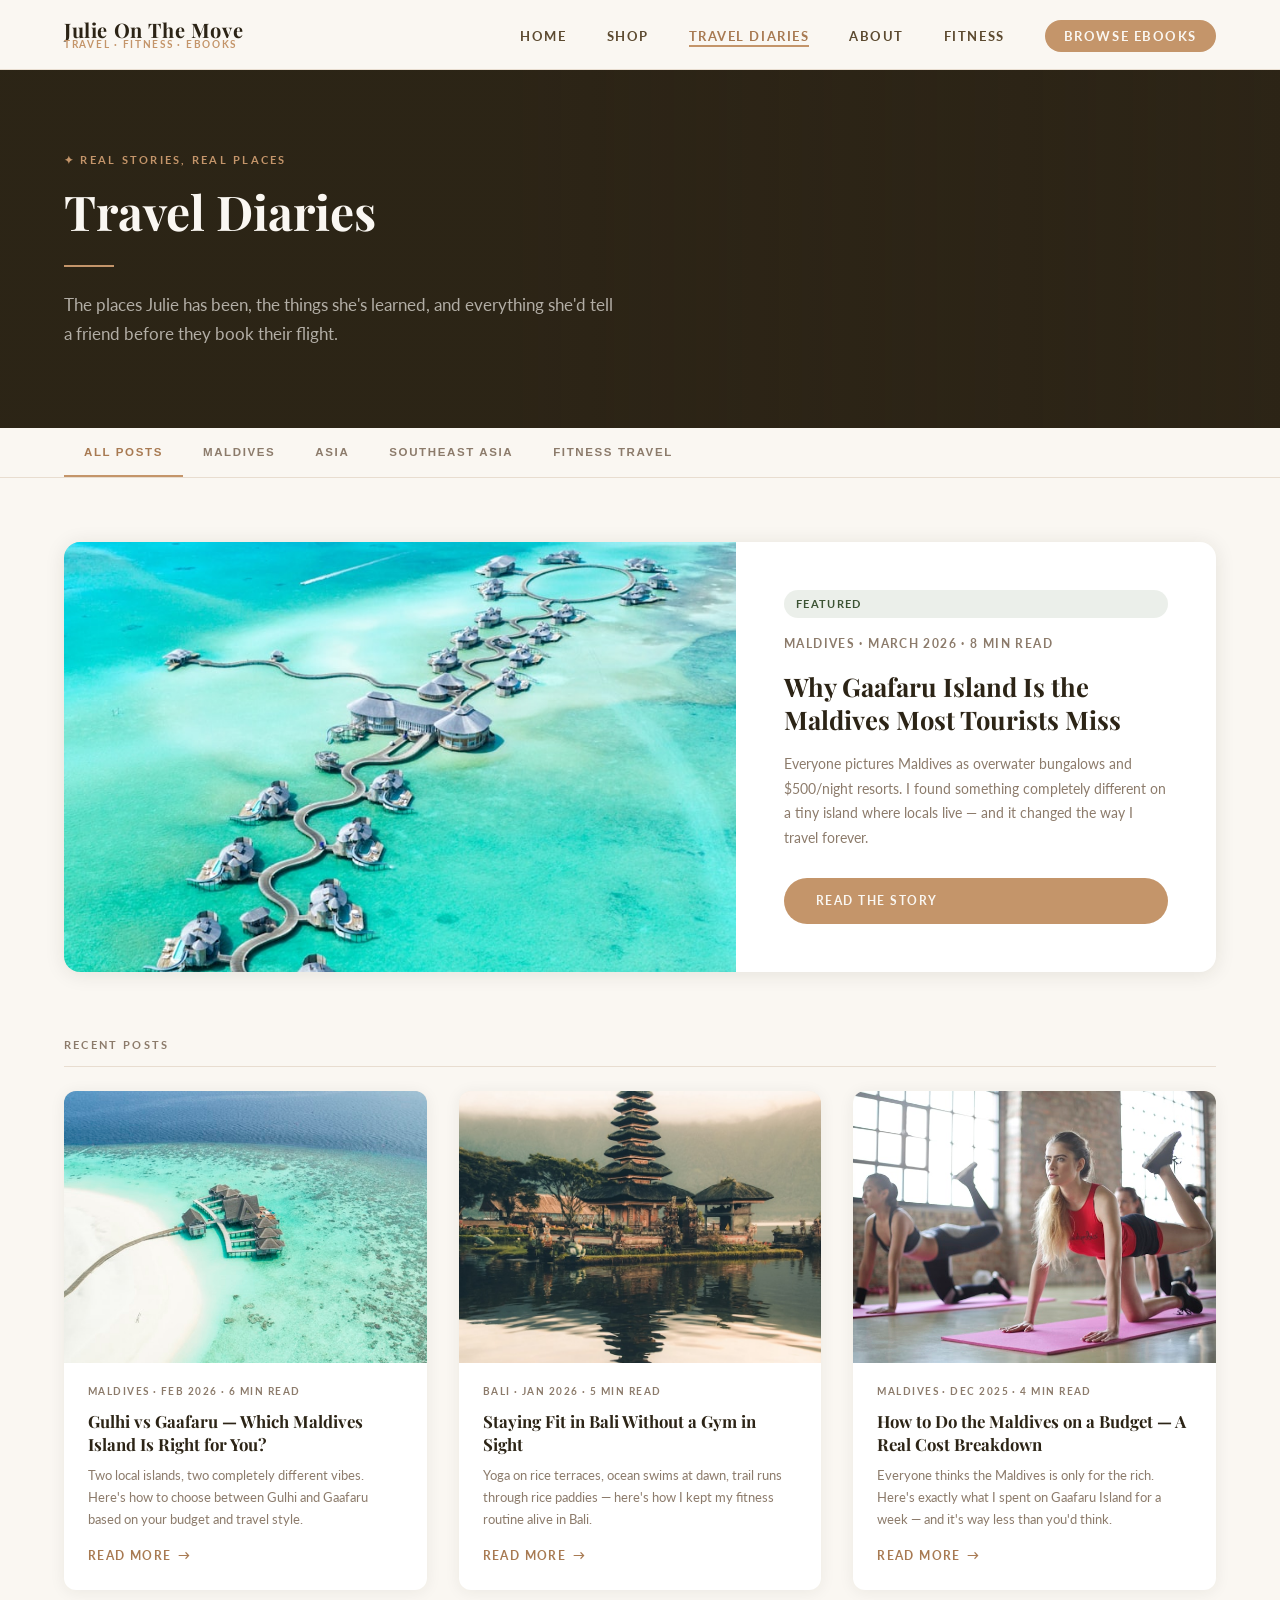
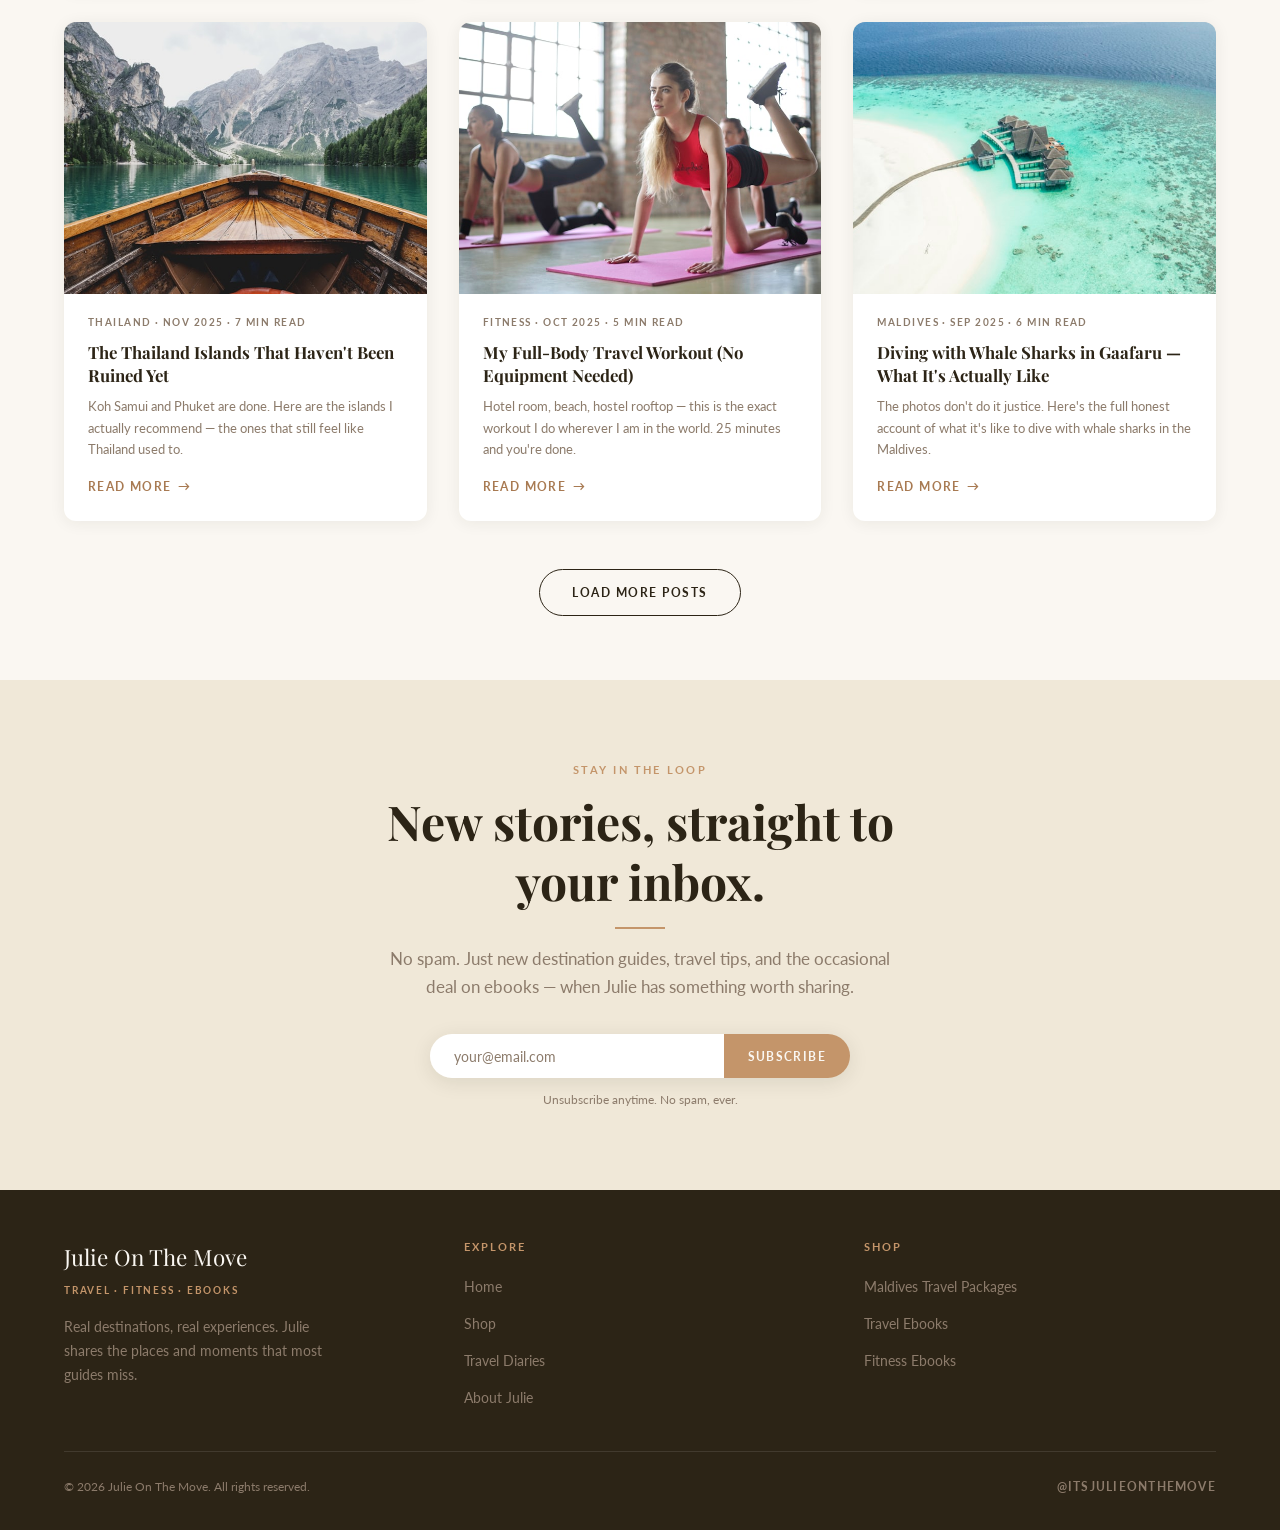
<file: blog.html>
<!DOCTYPE html>
<html lang="en">
<head>
  <meta charset="UTF-8" />
  <meta name="viewport" content="width=device-width, initial-scale=1.0" />
  <title>Travel Diaries — Julie On The Move</title>
  <meta name="description" content="Julie's travel diaries — stories, guides, and honest experiences from around the world." />
  <link rel="stylesheet" href="style.css" />
  <style>
    /* ---- BLOG PAGE SPECIFIC ---- */

    .blog-hero {
      background: var(--brown);
      padding: 5rem 5% 5rem;
      position: relative;
      overflow: hidden;
    }
    .blog-hero::before {
      content: '';
      position: absolute; inset: 0;
      background:
        linear-gradient(to right, rgba(44,36,22,0.9) 40%, rgba(44,36,22,0.5) 100%),
        url('https://images.unsplash.com/photo-1482938289607-e9573fc25ebb?w=1600&q=70') center/cover;
    }
    .blog-hero-inner {
      position: relative;
      z-index: 1;
      max-width: var(--max-width);
      margin: 0 auto;
    }
    .blog-hero .section-label { color: var(--sand); }
    .blog-hero .section-title { color: var(--warm-white); max-width: 550px; }
    .blog-hero .section-subtitle { color: rgba(250,247,242,0.65); }
    .blog-hero .divider { background: var(--sand); }

    /* Blog filters */
    .blog-filters {
      background: var(--warm-white);
      border-bottom: 1px solid var(--beige-mid);
      padding: 0 5%;
      position: sticky;
      top: var(--nav-height);
      z-index: 100;
      overflow-x: auto;
    }
    .blog-filters-inner {
      max-width: var(--max-width);
      margin: 0 auto;
      display: flex;
      gap: 0;
      white-space: nowrap;
    }
    .filter-btn {
      padding: 1.1rem 1.25rem;
      font-size: 0.72rem;
      font-weight: 700;
      letter-spacing: 0.14em;
      text-transform: uppercase;
      color: var(--text-muted);
      border: none;
      background: transparent;
      cursor: pointer;
      border-bottom: 2px solid transparent;
      transition: all var(--transition);
    }
    .filter-btn:hover { color: var(--brown); }
    .filter-btn.active {
      color: var(--sand-dark);
      border-bottom-color: var(--sand);
    }

    /* Featured post */
    .blog-main {
      padding: 4rem 5%;
      background: var(--warm-white);
    }
    .blog-main-inner {
      max-width: var(--max-width);
      margin: 0 auto;
    }

    .featured-post {
      display: grid;
      grid-template-columns: 1.4fr 1fr;
      gap: 0;
      border-radius: 16px;
      overflow: hidden;
      box-shadow: 0 2px 20px rgba(44,36,22,0.1);
      margin-bottom: 4rem;
      background: #fff;
    }
    .featured-post-img {
      background: var(--beige-mid);
      position: relative;
      min-height: 400px;
    }
    .featured-post-img .img-placeholder {
      position: absolute; inset: 0;
      background: linear-gradient(150deg, #8bb8c4, #2c5a6a);
      color: rgba(250,247,242,0.5);
    }
    .featured-post-body {
      padding: 3rem;
      display: flex;
      flex-direction: column;
      justify-content: center;
    }
    .featured-post-body .tag { margin-bottom: 1rem; display: inline-block; }
    .featured-post-body h2 {
      font-family: var(--font-serif);
      font-size: 1.6rem;
      font-weight: 700;
      color: var(--brown);
      line-height: 1.3;
      margin-bottom: 1rem;
    }
    .featured-post-body .post-meta {
      font-size: 0.72rem;
      font-weight: 700;
      letter-spacing: 0.12em;
      text-transform: uppercase;
      color: var(--text-muted);
      margin-bottom: 1rem;
    }
    .featured-post-body p {
      font-size: 0.9rem;
      color: var(--text-muted);
      line-height: 1.7;
      margin-bottom: 1.75rem;
    }

    /* Posts grid */
    .posts-grid {
      display: grid;
      grid-template-columns: repeat(3, 1fr);
      gap: 2rem;
      margin-bottom: 3rem;
    }
    .post-card {}
    .post-card .card-img {
      aspect-ratio: 4/3;
      overflow: hidden;
      background: var(--beige-light);
      position: relative;
    }
    .post-card .card-img .img-placeholder {
      position: absolute; inset: 0;
    }
    .post-card .card-img img {
      width: 100%; height: 100%;
      object-fit: cover;
      transition: transform 0.5s ease;
    }
    .post-card:hover .card-img img { transform: scale(1.05); }
    .post-card .card-body { padding: 1.25rem 1.5rem 1.5rem; }
    .post-card .post-meta {
      font-size: 0.65rem;
      font-weight: 700;
      letter-spacing: 0.14em;
      text-transform: uppercase;
      color: var(--text-muted);
      margin-bottom: 0.6rem;
    }
    .post-card .card-title {
      font-family: var(--font-serif);
      font-size: 1.05rem;
      font-weight: 700;
      color: var(--brown);
      line-height: 1.35;
      margin-bottom: 0.6rem;
    }
    .post-card .card-excerpt {
      font-size: 0.82rem;
      color: var(--text-muted);
      line-height: 1.65;
      margin-bottom: 1rem;
    }
    .post-card .read-more {
      font-size: 0.72rem;
      font-weight: 700;
      letter-spacing: 0.12em;
      text-transform: uppercase;
      color: var(--sand-dark);
      display: flex;
      align-items: center;
      gap: 0.4rem;
      transition: gap var(--transition);
    }
    .post-card:hover .read-more { gap: 0.7rem; }
    .post-card .read-more::after { content: '→'; }

    /* Section label for posts */
    .posts-section-label {
      font-size: 0.68rem;
      font-weight: 700;
      letter-spacing: 0.2em;
      text-transform: uppercase;
      color: var(--text-muted);
      margin-bottom: 1.5rem;
      padding-bottom: 0.75rem;
      border-bottom: 1px solid var(--beige-mid);
    }

    /* Load more */
    .load-more-row {
      text-align: center;
      margin-top: 1rem;
    }

    /* Newsletter */
    .newsletter {
      background: var(--beige-light);
      padding: 5rem 5%;
      text-align: center;
    }
    .newsletter-inner {
      max-width: 520px;
      margin: 0 auto;
    }
    .newsletter .section-subtitle { margin: 0 auto 2rem; text-align: center; }
    .newsletter-form {
      display: flex;
      gap: 0;
      border-radius: 50px;
      overflow: hidden;
      box-shadow: 0 4px 20px rgba(44,36,22,0.1);
      max-width: 420px;
      margin: 0 auto;
    }
    .newsletter-form input {
      flex: 1;
      padding: 0.85rem 1.5rem;
      border: none;
      background: #fff;
      font-family: var(--font-sans);
      font-size: 0.88rem;
      color: var(--brown);
      outline: none;
    }
    .newsletter-form input::placeholder { color: var(--text-muted); }
    .newsletter-form button {
      padding: 0.85rem 1.5rem;
      background: var(--sand);
      color: var(--warm-white);
      border: none;
      font-family: var(--font-sans);
      font-size: 0.72rem;
      font-weight: 700;
      letter-spacing: 0.12em;
      text-transform: uppercase;
      cursor: pointer;
      transition: background var(--transition);
      white-space: nowrap;
    }
    .newsletter-form button:hover { background: var(--sand-dark); }
    .newsletter-note {
      font-size: 0.72rem;
      color: var(--text-muted);
      margin-top: 0.75rem;
    }

    @media (max-width: 900px) {
      .featured-post { grid-template-columns: 1fr; }
      .featured-post-img { min-height: 250px; }
      .posts-grid { grid-template-columns: repeat(2, 1fr); }
    }
    @media (max-width: 600px) {
      .posts-grid { grid-template-columns: 1fr; }
    }
  </style>
</head>
<body>

  <!-- ====== NAVIGATION ====== -->
  <nav>
    <a href="index.html" class="nav-logo">
      <span class="logo-name">Julie On The Move</span>
      <span class="logo-tagline">Travel · Fitness · Ebooks</span>
    </a>
    <ul class="nav-links">
      <li><a href="index.html">Home</a></li>
      <li><a href="shop.html">Shop</a></li>
      <li><a href="blog.html" class="active">Travel Diaries</a></li>
      <li><a href="about.html">About</a></li>
      <li><a href="about.html#fitness">Fitness</a></li>
      <li><a href="shop.html" class="nav-cta">Browse Ebooks</a></li>
    </ul>
    <div class="hamburger" id="hamburger">
      <span></span><span></span><span></span>
    </div>
  </nav>
  <div class="mobile-menu" id="mobileMenu">
    <a href="index.html">Home</a>
    <a href="shop.html">Shop</a>
    <a href="blog.html">Travel Diaries</a>
    <a href="about.html">About</a>
    <a href="about.html#fitness">Fitness</a>
  </div>

  <div class="page-content">

    <!-- ====== BLOG HERO ====== -->
    <section class="blog-hero">
      <div class="blog-hero-inner">
        <p class="section-label">✦ Real stories, real places</p>
        <h1 class="section-title">Travel Diaries</h1>
        <div class="divider"></div>
        <p class="section-subtitle">The places Julie has been, the things she's learned, and everything she'd tell a friend before they book their flight.</p>
      </div>
    </section>

    <!-- Blog filters -->
    <div class="blog-filters">
      <div class="blog-filters-inner">
        <button class="filter-btn active">All Posts</button>
        <button class="filter-btn">Maldives</button>
        <button class="filter-btn">Asia</button>
        <button class="filter-btn">Southeast Asia</button>
        <button class="filter-btn">Fitness Travel</button>
      </div>
    </div>

    <!-- ====== BLOG MAIN ====== -->
    <section class="blog-main">
      <div class="blog-main-inner">

        <!-- Featured Post -->
        <div class="featured-post" id="featured-gaafaru">
          <div class="featured-post-img">
            <img src="images/maldives-bungalows.jpg" alt="Maldives" style="position:absolute;inset:0;width:100%;height:100%;object-fit:cover;" />
          </div>
          <div class="featured-post-body">
            <span class="tag tag-green">Featured</span>
            <div class="post-meta">Maldives · March 2026 · 8 min read</div>
            <h2>Why Gaafaru Island Is the Maldives Most Tourists Miss</h2>
            <p>Everyone pictures Maldives as overwater bungalows and $500/night resorts. I found something completely different on a tiny island where locals live — and it changed the way I travel forever.</p>
            <a href="javascript:void(0)" class="btn btn-primary" onclick="toggleStory('gaafaru-story')">Read the Story</a>
          </div>
        </div>

        <!-- Gaafaru Full Story -->
        <div id="gaafaru-story" class="full-story" style="display:none; background:#fff; border-radius:16px; padding:3rem; margin-bottom:4rem; box-shadow:0 2px 20px rgba(44,36,22,0.1); line-height:1.85; color:var(--brown-mid); font-size:1rem;">
          <h2 style="font-family:var(--font-serif); font-size:1.8rem; color:var(--brown); margin-bottom:0.5rem;">Why Gaafaru Island Is the Maldives Most Tourists Miss</h2>
          <p style="font-size:0.75rem; font-weight:700; letter-spacing:0.14em; text-transform:uppercase; color:var(--text-muted); margin-bottom:2rem;">Maldives · March 2026 · 8 min read</p>

          <p>When most people think of the Maldives, they picture the same thing: overwater bungalows, turquoise infinity pools, and a price tag that makes your stomach drop. And sure, those resorts exist. But that's not the Maldives I fell in love with.</p>

          <p>I found <strong>Gaafaru Island</strong> almost by accident. It barely showed up on Google Maps. There were no influencer photos, no luxury resort reviews, no "top 10" lists featuring it. Just a tiny island in the Kaafu Atoll, about two hours by speedboat from Malé, where fewer than 1,500 people live.</p>

          <p>And honestly? It was the most authentic travel experience I've ever had.</p>

          <h3 style="font-family:var(--font-serif); font-size:1.3rem; color:var(--brown); margin:2rem 0 1rem;">What Makes Gaafaru Different</h3>

          <p>Gaafaru is a <strong>local island</strong> — meaning it's not a private resort island. You stay in guesthouses run by Maldivian families. You eat at local restaurants where the fish was caught that morning. You walk the sandy streets alongside people who actually live there.</p>

          <p>There's no pretence. No buffet. No wristband. Just real Maldivian life happening around you while you snorkel over some of the most untouched reefs I've ever seen.</p>

          <h3 style="font-family:var(--font-serif); font-size:1.3rem; color:var(--brown); margin:2rem 0 1rem;">The Diving Changed Everything</h3>

          <p>Gaafaru sits right on a migration route for whale sharks and manta rays. I'm not exaggerating when I say I swam with whale sharks on my second day there. The dive guides are local, the boats are small, and you're not fighting 40 other tourists for a photo. It felt like a secret that hadn't been spoiled yet.</p>

          <p>The house reef is walkable from the beach — literally wade in and you're surrounded by reef sharks, sea turtles, and coral that actually looks alive. After years of seeing bleached reefs in tourist-heavy destinations, Gaafaru felt like going back in time.</p>

          <h3 style="font-family:var(--font-serif); font-size:1.3rem; color:var(--brown); margin:2rem 0 1rem;">The Real Cost</h3>

          <p>Here's what most people don't realise: you can do the Maldives on a real budget if you skip the resort islands. My guesthouse on Gaafaru cost a fraction of what you'd pay at a resort. Meals were $5–$10. Dive trips were genuinely affordable. The whole trip — flights included — was less than what some people pay for two nights at a resort.</p>

          <p>I wrote everything down — every cost, every tip, every hidden spot — and turned it into <a href="shop.html#section-ebooks" style="color:var(--sand-dark); font-weight:700;">The Maldives Insider Guide</a>. It's the book I wish I'd had before I went.</p>

          <h3 style="font-family:var(--font-serif); font-size:1.3rem; color:var(--brown); margin:2rem 0 1rem;">Would I Go Back?</h3>

          <p>In a heartbeat. Gaafaru is the kind of place that reminds you why you started travelling in the first place — not for the Instagram photo, but for the feeling of being somewhere truly new. Somewhere that hasn't been packaged and sold to you yet.</p>

          <p>If you're thinking about the Maldives and you want the real version, <strong>start with Gaafaru</strong>. And if you want the full guide — every restaurant, every dive spot, every budget hack — <a href="shop.html#section-ebooks" style="color:var(--sand-dark); font-weight:700;">grab the ebook here</a>.</p>

          <div style="margin-top:2rem; padding-top:1.5rem; border-top:1px solid var(--beige-mid); display:flex; gap:1rem; flex-wrap:wrap;">
            <a href="shop.html#section-ebooks" class="btn btn-primary">Get the Maldives Ebook</a>
            <a href="javascript:void(0)" class="btn btn-secondary" onclick="toggleStory('gaafaru-story')">Close Story</a>
          </div>
        </div>

        <!-- Recent posts -->
        <p class="posts-section-label">Recent Posts</p>
        <div class="posts-grid">

          <div class="card post-card">
            <div class="card-img">
              <img src="images/dest-maldives.jpg" alt="Maldives local island" style="position:absolute;inset:0;width:100%;height:100%;object-fit:cover;" />
            </div>
            <div class="card-body">
              <div class="post-meta">Maldives · Feb 2026 · 6 min read</div>
              <h3 class="card-title">Gulhi vs Gaafaru — Which Maldives Island Is Right for You?</h3>
              <p class="card-excerpt">Two local islands, two completely different vibes. Here's how to choose between Gulhi and Gaafaru based on your budget and travel style.</p>
              <a href="#" class="read-more">Read More</a>
            </div>
          </div>

          <div class="card post-card">
            <div class="card-img">
              <img src="images/dest-jungle.jpg" alt="Bali jungle" style="position:absolute;inset:0;width:100%;height:100%;object-fit:cover;" />
            </div>
            <div class="card-body">
              <div class="post-meta">Bali · Jan 2026 · 5 min read</div>
              <h3 class="card-title">Staying Fit in Bali Without a Gym in Sight</h3>
              <p class="card-excerpt">Yoga on rice terraces, ocean swims at dawn, trail runs through rice paddies — here's how I kept my fitness routine alive in Bali.</p>
              <a href="#" class="read-more">Read More</a>
            </div>
          </div>

          <div class="card post-card">
            <div class="card-img">
              <img src="images/dest-beach.jpg" alt="Beach travel" style="position:absolute;inset:0;width:100%;height:100%;object-fit:cover;" />
            </div>
            <div class="card-body">
              <div class="post-meta">Maldives · Dec 2025 · 4 min read</div>
              <h3 class="card-title">How to Do the Maldives on a Budget — A Real Cost Breakdown</h3>
              <p class="card-excerpt">Everyone thinks the Maldives is only for the rich. Here's exactly what I spent on Gaafaru Island for a week — and it's way less than you'd think.</p>
              <a href="#" class="read-more">Read More</a>
            </div>
          </div>

          <div class="card post-card">
            <div class="card-img">
              <img src="images/dest-sunset.jpg" alt="Thailand islands" style="position:absolute;inset:0;width:100%;height:100%;object-fit:cover;" />
            </div>
            <div class="card-body">
              <div class="post-meta">Thailand · Nov 2025 · 7 min read</div>
              <h3 class="card-title">The Thailand Islands That Haven't Been Ruined Yet</h3>
              <p class="card-excerpt">Koh Samui and Phuket are done. Here are the islands I actually recommend — the ones that still feel like Thailand used to.</p>
              <a href="javascript:void(0)" class="read-more" onclick="toggleStory('thailand-story')">Read More</a>
            </div>
          </div>

          <div class="card post-card">
            <div class="card-img">
              <img src="images/dest-beach.jpg" alt="Beach fitness" style="position:absolute;inset:0;width:100%;height:100%;object-fit:cover;" />
            </div>
            <div class="card-body">
              <div class="post-meta">Fitness · Oct 2025 · 5 min read</div>
              <h3 class="card-title">My Full-Body Travel Workout (No Equipment Needed)</h3>
              <p class="card-excerpt">Hotel room, beach, hostel rooftop — this is the exact workout I do wherever I am in the world. 25 minutes and you're done.</p>
              <a href="#" class="read-more">Read More</a>
            </div>
          </div>

          <div class="card post-card">
            <div class="card-img">
              <img src="images/dest-maldives.jpg" alt="Diving in Maldives" style="position:absolute;inset:0;width:100%;height:100%;object-fit:cover;" />
            </div>
            <div class="card-body">
              <div class="post-meta">Maldives · Sep 2025 · 6 min read</div>
              <h3 class="card-title">Diving with Whale Sharks in Gaafaru — What It's Actually Like</h3>
              <p class="card-excerpt">The photos don't do it justice. Here's the full honest account of what it's like to dive with whale sharks in the Maldives.</p>
              <a href="#" class="read-more">Read More</a>
            </div>
          </div>

        </div>

        <!-- Thailand Full Story (hidden) -->
        <div id="thailand-story" class="full-story" style="display:none; background:#fff; border-radius:16px; padding:3rem; margin-bottom:3rem; box-shadow:0 2px 20px rgba(44,36,22,0.1); line-height:1.85; color:var(--brown-mid); font-size:1rem;">
          <h2 style="font-family:var(--font-serif); font-size:1.8rem; color:var(--brown); margin-bottom:0.5rem;">The Thailand Islands That Haven't Been Ruined Yet</h2>
          <p style="font-size:0.75rem; font-weight:700; letter-spacing:0.14em; text-transform:uppercase; color:var(--text-muted); margin-bottom:2rem;">Thailand · November 2025 · 7 min read</p>

          <p>Let's be honest — Phuket is a shopping mall with a beach. Koh Samui has been swallowed by all-inclusive resorts and Russian menus. Koh Phi Phi? A drunk backpacker theme park. If you're going to Thailand for islands that actually feel like <em>islands</em>, you need to look further.</p>

          <p>I spent three weeks hopping between Thai islands that most tourists skip entirely. Here are the ones that are still worth it.</p>

          <h3 style="font-family:var(--font-serif); font-size:1.3rem; color:var(--brown); margin:2rem 0 1rem;">Koh Lipe</h3>

          <p>This tiny island in the Andaman Sea, near the Malaysian border, is what Koh Phi Phi looked like 20 years ago. Crystal-clear water, no cars, and beaches that aren't wall-to-wall with sunbeds. The snorkelling straight off Sunrise Beach is better than most paid dive trips I've done. Getting there takes effort — you'll need a speedboat from Pak Bara — but that's exactly what keeps it special.</p>

          <h3 style="font-family:var(--font-serif); font-size:1.3rem; color:var(--brown); margin:2rem 0 1rem;">Koh Yao Noi</h3>

          <p>Sitting in the middle of Phang Nga Bay, Koh Yao Noi is surrounded by the same dramatic limestone karsts that people pay to see on James Bond Island tours — except here, you wake up to them from your balcony. The island is mostly Muslim fishing communities, the pace is slow, and tourism hasn't taken over. Rent a scooter, eat at the local markets, and watch the sun set over the karsts. That's it. That's the whole plan.</p>

          <h3 style="font-family:var(--font-serif); font-size:1.3rem; color:var(--brown); margin:2rem 0 1rem;">Koh Kood</h3>

          <p>Koh Kood (or Koh Kut) is Thailand's fourth-largest island, and somehow barely anyone goes there. The waterfalls are real, the mangrove forests are untouched, and the beaches are the kind of empty that makes you think you've made a wrong turn. The trick is that it's far from Bangkok — near the Cambodian border — so most weekend tourists never make it. Perfect.</p>

          <h3 style="font-family:var(--font-serif); font-size:1.3rem; color:var(--brown); margin:2rem 0 1rem;">Koh Mak</h3>

          <p>Koh Mak is Koh Kood's quieter neighbour. It declared itself a "low carbon destination" and genuinely means it — no jet skis, no big chain hotels, just coconut plantations and rubber trees. If you want to do nothing for three days and feel great about it, Koh Mak is your island.</p>

          <h3 style="font-family:var(--font-serif); font-size:1.3rem; color:var(--brown); margin:2rem 0 1rem;">The Takeaway</h3>

          <p>Thailand's islands aren't ruined — you're just going to the wrong ones. Skip the full-moon party islands. Get on a longer boat ride. Go where the Wi-Fi is bad and the water is clear. <strong>That's where Thailand still lives.</strong></p>

          <div style="margin-top:2rem; padding-top:1.5rem; border-top:1px solid var(--beige-mid);">
            <a href="javascript:void(0)" class="btn btn-secondary" onclick="toggleStory('thailand-story')">Close Story</a>
          </div>
        </div>

        <div class="load-more-row">
          <a href="javascript:void(0)" class="btn btn-secondary" id="loadMoreBtn" onclick="loadMorePosts()">Load More Posts</a>
        </div>

        <!-- Extra posts (hidden by default) -->
        <div id="morePosts" style="display:none;">
          <div class="posts-grid" style="margin-top:2rem;">

            <div class="card post-card">
              <div class="card-img">
                <img src="images/fitness-weights.jpg" alt="Weightlifting" style="position:absolute;inset:0;width:100%;height:100%;object-fit:cover;" />
              </div>
              <div class="card-body">
                <div class="post-meta">Fitness · Aug 2025 · 5 min read</div>
                <h3 class="card-title">How I Stay Consistent With Fitness While Travelling Full-Time</h3>
                <p class="card-excerpt">The biggest challenge isn't finding a gym — it's keeping your routine when everything around you changes every week. Here's what actually works.</p>
                <a href="#" class="read-more">Read More</a>
              </div>
            </div>

            <div class="card post-card">
              <div class="card-img">
                <img src="images/dest-japan.jpg" alt="Japan" style="position:absolute;inset:0;width:100%;height:100%;object-fit:cover;" />
              </div>
              <div class="card-body">
                <div class="post-meta">Japan · Jul 2025 · 6 min read</div>
                <h3 class="card-title">Tokyo on a Budget — What I Actually Spent in 7 Days</h3>
                <p class="card-excerpt">Japan has a reputation for being expensive. I tracked every yen for a week in Tokyo and the total might surprise you.</p>
                <a href="#" class="read-more">Read More</a>
              </div>
            </div>

            <div class="card post-card">
              <div class="card-img">
                <img src="images/fitness-mealprep.jpg" alt="Meal prep" style="position:absolute;inset:0;width:100%;height:100%;object-fit:cover;" />
              </div>
              <div class="card-body">
                <div class="post-meta">Fitness · Jun 2025 · 4 min read</div>
                <h3 class="card-title">Eating Clean on the Road — My Go-To Meals in Any Country</h3>
                <p class="card-excerpt">You don't need a kitchen or a meal prep container. Here's how I eat well no matter where I am — from street markets to airport layovers.</p>
                <a href="#" class="read-more">Read More</a>
              </div>
            </div>

            <div class="card post-card">
              <div class="card-img">
                <img src="images/dest-philippines.jpg" alt="Philippines" style="position:absolute;inset:0;width:100%;height:100%;object-fit:cover;" />
              </div>
              <div class="card-body">
                <div class="post-meta">Philippines · May 2025 · 7 min read</div>
                <h3 class="card-title">Island Hopping in the Philippines — The Route Nobody Talks About</h3>
                <p class="card-excerpt">Everyone does El Nido to Coron. I went the other way — and found islands with no other tourists, better diving, and half the price.</p>
                <a href="#" class="read-more">Read More</a>
              </div>
            </div>

            <div class="card post-card">
              <div class="card-img">
                <img src="images/fitness-ropes.jpg" alt="Workout" style="position:absolute;inset:0;width:100%;height:100%;object-fit:cover;" />
              </div>
              <div class="card-body">
                <div class="post-meta">Fitness · Apr 2025 · 5 min read</div>
                <h3 class="card-title">The 20-Minute Hotel Room Workout That Actually Burns</h3>
                <p class="card-excerpt">No equipment, no excuses. This is the HIIT circuit I do in every hotel room — all you need is a floor and 20 minutes.</p>
                <a href="#" class="read-more">Read More</a>
              </div>
            </div>

            <div class="card post-card">
              <div class="card-img">
                <img src="images/dest-okinawa.jpg" alt="Okinawa" style="position:absolute;inset:0;width:100%;height:100%;object-fit:cover;" />
              </div>
              <div class="card-body">
                <div class="post-meta">Japan · Mar 2025 · 6 min read</div>
                <h3 class="card-title">Okinawa — Where Japanese Culture Meets Tropical Paradise</h3>
                <p class="card-excerpt">Okinawa feels like a different country. The beaches rival the Caribbean, the food is unlike mainland Japan, and the pace of life is something else entirely.</p>
                <a href="#" class="read-more">Read More</a>
              </div>
            </div>

          </div>
        </div>

      </div>
    </section>

    <!-- ====== NEWSLETTER ====== -->
    <section class="newsletter">
      <div class="newsletter-inner">
        <p class="section-label">Stay In The Loop</p>
        <h2 class="section-title">New stories, straight to your inbox.</h2>
        <div class="divider" style="margin:1rem auto;"></div>
        <p class="section-subtitle">No spam. Just new destination guides, travel tips, and the occasional deal on ebooks — when Julie has something worth sharing.</p>
        <form class="newsletter-form" onsubmit="handleSubscribe(event)">
          <input type="email" placeholder="your@email.com" required />
          <button type="submit">Subscribe</button>
        </form>
        <p class="newsletter-note">Unsubscribe anytime. No spam, ever.</p>
      </div>
    </section>

  </div>

  <!-- ====== FOOTER ====== -->
  <footer>
    <div class="footer-inner">
      <div class="footer-logo">
        <div class="logo-name">Julie On The Move</div>
        <div class="logo-tagline">Travel · Fitness · Ebooks</div>
        <p>Real destinations, real experiences. Julie shares the places and moments that most guides miss.</p>
      </div>
      <div class="footer-col">
        <h4>Explore</h4>
        <ul>
          <li><a href="index.html">Home</a></li>
          <li><a href="shop.html">Shop</a></li>
          <li><a href="blog.html">Travel Diaries</a></li>
          <li><a href="about.html">About Julie</a></li>
        </ul>
      </div>
      <div class="footer-col">
        <h4>Shop</h4>
        <ul>
          <li><a href="shop.html#section-packages">Maldives Travel Packages</a></li>
          <li><a href="shop.html#section-ebooks">Travel Ebooks</a></li>
          <li><a href="shop.html#section-ebooks">Fitness Ebooks</a></li>
        </ul>
      </div>
    </div>
    <div class="footer-bottom">
      <p>© 2026 Julie On The Move. All rights reserved.</p>
      <div class="social-links">
        <a href="https://www.instagram.com/itsjulieonthemove" target="_blank">@itsjulieonthemove</a>
      </div>
    </div>
  </footer>

  <script src="script.js"></script>
  <script>
    function handleSubscribe(e) {
      e.preventDefault();
      const btn = e.target.querySelector('button');
      btn.textContent = 'Subscribed ✓';
      btn.style.background = 'var(--green)';
      e.target.querySelector('input').value = '';
    }

    function toggleStory(id) {
      const story = document.getElementById(id);
      if (story.style.display === 'none') {
        story.style.display = 'block';
        story.scrollIntoView({ behavior: 'smooth', block: 'start' });
      } else {
        story.style.display = 'none';
      }
    }

    function loadMorePosts() {
      const morePosts = document.getElementById('morePosts');
      const btn = document.getElementById('loadMoreBtn');
      morePosts.style.display = 'block';
      btn.textContent = 'All Posts Loaded ✓';
      btn.style.pointerEvents = 'none';
      btn.style.opacity = '0.5';
      morePosts.scrollIntoView({ behavior: 'smooth', block: 'start' });
    }
  </script>
</body>
</html>
</file>
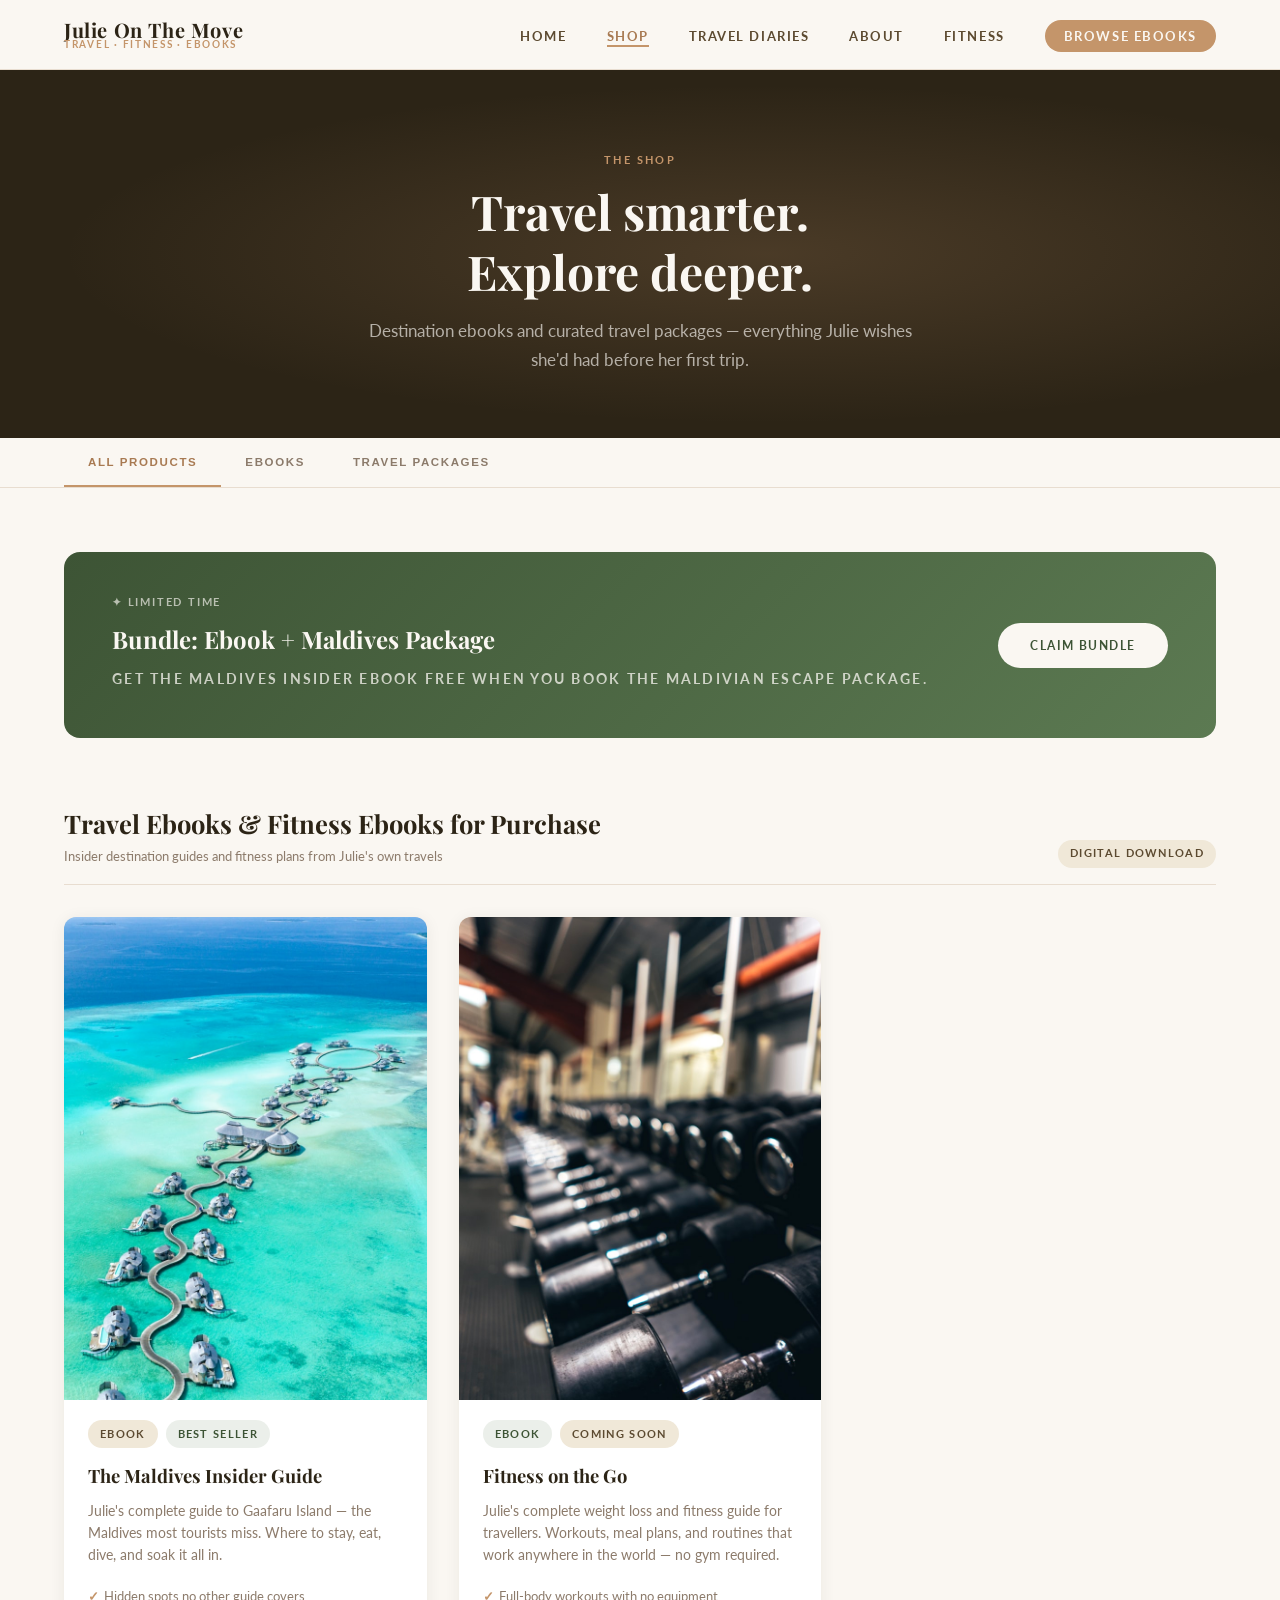
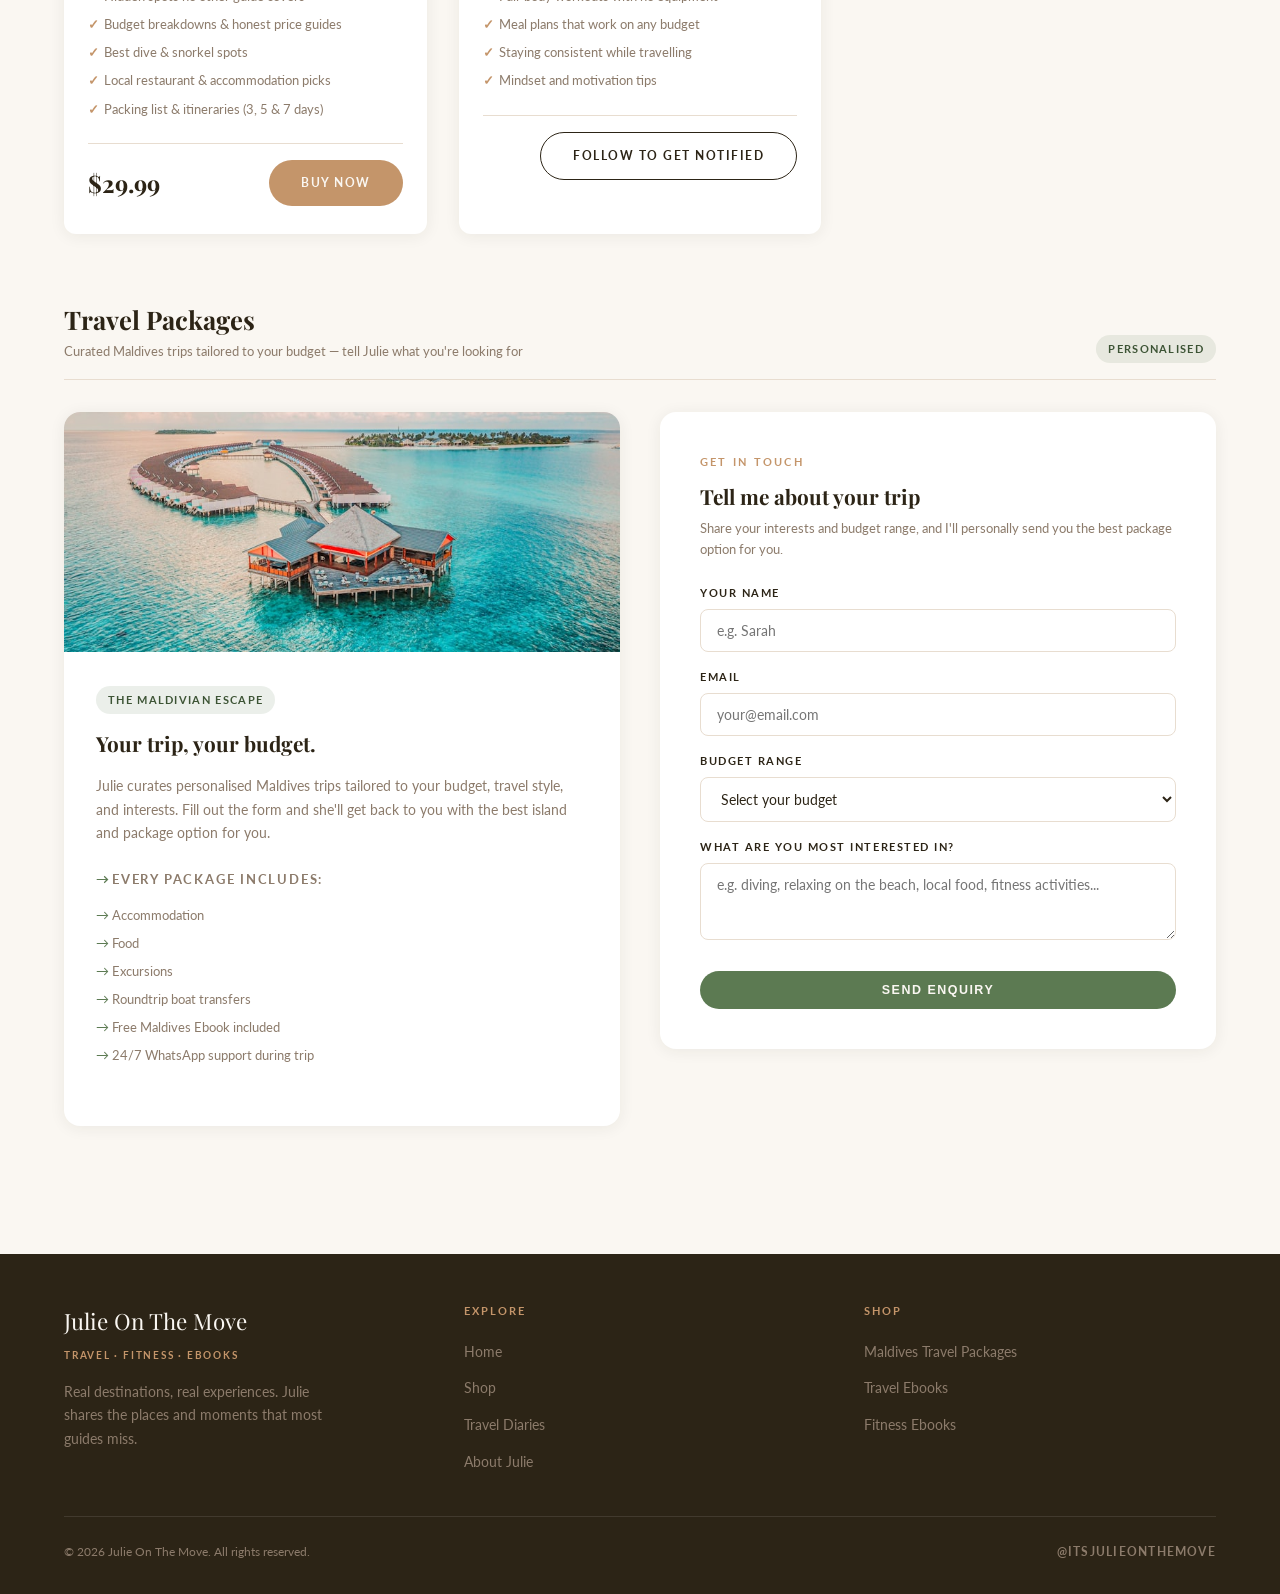
<file: shop.html>
<!DOCTYPE html>
<html lang="en">
<head>
  <meta charset="UTF-8" />
  <meta name="viewport" content="width=device-width, initial-scale=1.0" />
  <title>Shop — Julie On The Move</title>
  <meta name="description" content="Browse Julie's travel ebooks and Maldives packages. Insider guides for real travellers." />
  <link rel="stylesheet" href="style.css" />
  <style>
    /* ---- SHOP PAGE SPECIFIC ---- */

    .shop-hero {
      background: var(--brown);
      padding: 5rem 5% 4rem;
      position: relative;
      overflow: hidden;
      text-align: center;
    }
    .shop-hero::before {
      content: '';
      position: absolute; inset: 0;
      background: radial-gradient(ellipse at 60% 50%, rgba(196,149,106,0.2) 0%, transparent 65%);
    }
    .shop-hero-inner { position: relative; z-index: 1; }
    .shop-hero .section-label { color: var(--sand); }
    .shop-hero .section-title { color: var(--warm-white); margin: 0 auto 1rem; }
    .shop-hero .section-subtitle { color: rgba(250,247,242,0.65); margin: 0 auto; }

    /* Filter tabs */
    .shop-filters {
      background: var(--warm-white);
      border-bottom: 1px solid var(--beige-mid);
      padding: 0 5%;
      position: sticky;
      top: var(--nav-height);
      z-index: 100;
    }
    .shop-filters-inner {
      max-width: var(--max-width);
      margin: 0 auto;
      display: flex;
      gap: 0;
    }
    .filter-btn {
      padding: 1.1rem 1.5rem;
      font-size: 0.72rem;
      font-weight: 700;
      letter-spacing: 0.14em;
      text-transform: uppercase;
      color: var(--text-muted);
      border: none;
      background: transparent;
      cursor: pointer;
      border-bottom: 2px solid transparent;
      transition: all var(--transition);
    }
    .filter-btn:hover { color: var(--brown); }
    .filter-btn.active {
      color: var(--sand-dark);
      border-bottom-color: var(--sand);
    }

    /* Shop main grid */
    .shop-main {
      padding: 4rem 5%;
      background: var(--warm-white);
    }
    .shop-main-inner {
      max-width: var(--max-width);
      margin: 0 auto;
    }
    .shop-section { margin-bottom: 4rem; }
    .shop-section-header {
      display: flex;
      justify-content: space-between;
      align-items: flex-end;
      margin-bottom: 2rem;
      padding-bottom: 1rem;
      border-bottom: 1px solid var(--beige-mid);
    }
    .shop-section-header h2 {
      font-family: var(--font-serif);
      font-size: 1.6rem;
      font-weight: 700;
      color: var(--brown);
    }
    .shop-section-header p {
      font-size: 0.8rem;
      color: var(--text-muted);
    }

    /* Ebook grid */
    .ebook-grid {
      display: grid;
      grid-template-columns: repeat(3, 1fr);
      gap: 2rem;
    }
    .ebook-card .card-img {
      aspect-ratio: 3/4;
      overflow: hidden;
      background: var(--beige-light);
      position: relative;
    }
    .ebook-card .card-img img {
      width: 100%; height: 100%;
      object-fit: cover;
      transition: transform 0.5s ease;
    }
    .ebook-card:hover .card-img img { transform: scale(1.05); }
    .ebook-card .card-img .img-placeholder {
      position: absolute; inset: 0;
    }
    .ebook-card .card-body {
      padding: 1.25rem 1.5rem 1.75rem;
    }
    .ebook-card .card-meta {
      display: flex;
      gap: 0.5rem;
      margin-bottom: 0.75rem;
      flex-wrap: wrap;
    }
    .ebook-card .card-title {
      font-family: var(--font-serif);
      font-size: 1.15rem;
      font-weight: 700;
      color: var(--brown);
      margin-bottom: 0.5rem;
    }
    .ebook-card .card-desc {
      font-size: 0.85rem;
      color: var(--text-muted);
      margin-bottom: 1rem;
      line-height: 1.65;
    }
    .ebook-card .card-features {
      margin-bottom: 1.25rem;
    }
    .ebook-card .card-features li {
      font-size: 0.8rem;
      color: var(--text-muted);
      padding: 0.2rem 0;
      padding-left: 1rem;
      position: relative;
    }
    .ebook-card .card-features li::before {
      content: '✓';
      position: absolute;
      left: 0;
      color: var(--sand);
      font-weight: 700;
    }
    .ebook-card .card-price-row {
      display: flex;
      justify-content: space-between;
      align-items: center;
      padding-top: 1rem;
      border-top: 1px solid var(--beige-mid);
    }
    .ebook-card .price {
      font-family: var(--font-serif);
      font-size: 1.5rem;
      font-weight: 700;
      color: var(--brown);
    }

    /* Package cards */
    .package-grid {
      display: grid;
      grid-template-columns: repeat(2, 1fr);
      gap: 2rem;
    }
    .package-card {
      background: #fff;
      border-radius: 16px;
      overflow: hidden;
      box-shadow: 0 2px 16px rgba(44,36,22,0.07);
      display: grid;
      grid-template-columns: 1fr 1.4fr;
      transition: transform var(--transition), box-shadow var(--transition);
    }
    .package-card:hover {
      transform: translateY(-5px);
      box-shadow: 0 12px 40px rgba(44,36,22,0.12);
    }
    .package-card-img {
      background: var(--beige-light);
      position: relative;
      min-height: 300px;
    }
    .package-card-img .img-placeholder {
      position: absolute; inset: 0;
    }
    .package-card-body {
      padding: 2rem;
      display: flex;
      flex-direction: column;
      justify-content: space-between;
    }
    .package-card-body .tag { margin-bottom: 0.75rem; display: inline-block; }
    .package-card-body h3 {
      font-family: var(--font-serif);
      font-size: 1.3rem;
      font-weight: 700;
      color: var(--brown);
      margin-bottom: 0.75rem;
    }
    .package-card-body p {
      font-size: 0.85rem;
      color: var(--text-muted);
      line-height: 1.65;
      margin-bottom: 1.25rem;
    }
    .package-includes {
      margin-bottom: 1.5rem;
    }
    .package-includes-title {
      font-size: 0.68rem;
      font-weight: 700;
      letter-spacing: 0.14em;
      text-transform: uppercase;
      color: var(--brown);
      margin-bottom: 0.5rem;
    }
    .package-includes li {
      font-size: 0.8rem;
      color: var(--text-muted);
      padding: 0.2rem 0;
      padding-left: 1rem;
      position: relative;
    }
    .package-includes li::before {
      content: '→';
      position: absolute;
      left: 0;
      color: var(--green);
    }
    .package-price-row {
      display: flex;
      align-items: center;
      justify-content: space-between;
      gap: 1rem;
    }
    .package-price {
      font-family: var(--font-serif);
      font-size: 1.3rem;
      font-weight: 700;
      color: var(--brown);
    }
    .package-price span {
      font-family: var(--font-sans);
      font-size: 0.75rem;
      color: var(--text-muted);
      font-weight: 400;
    }

    /* Bundle / promo banner */
    .bundle-banner {
      background: linear-gradient(135deg, var(--green-dark) 0%, var(--green) 100%);
      border-radius: 16px;
      padding: 2.5rem 3rem;
      display: flex;
      justify-content: space-between;
      align-items: center;
      gap: 2rem;
      margin-bottom: 4rem;
    }
    .bundle-banner-text {}
    .bundle-banner-text p {
      font-size: 0.7rem;
      font-weight: 700;
      letter-spacing: 0.16em;
      text-transform: uppercase;
      color: rgba(250,247,242,0.65);
      margin-bottom: 0.5rem;
    }
    .bundle-banner-text h3 {
      font-family: var(--font-serif);
      font-size: 1.5rem;
      font-weight: 700;
      color: var(--warm-white);
      margin-bottom: 0.4rem;
    }
    .bundle-banner-text .bundle-desc {
      font-size: 0.88rem;
      color: rgba(250,247,242,0.75);
    }
    .bundle-banner .btn {
      white-space: nowrap;
      background: var(--warm-white);
      color: var(--green-dark);
      flex-shrink: 0;
    }
    .bundle-banner .btn:hover {
      background: var(--beige-light);
      transform: translateY(-2px);
    }

    @media (max-width: 900px) {
      .ebook-grid { grid-template-columns: repeat(2, 1fr); }
      .package-grid { grid-template-columns: 1fr; }
      .package-card { grid-template-columns: 1fr; }
      .package-card-img { min-height: 200px; }
      #section-packages > div { grid-template-columns: 1fr !important; }
    }
    @media (max-width: 600px) {
      .ebook-grid { grid-template-columns: 1fr; }
      .bundle-banner { flex-direction: column; text-align: center; }
    }
  </style>
</head>
<body>

  <!-- ====== NAVIGATION ====== -->
  <nav>
    <a href="index.html" class="nav-logo">
      <span class="logo-name">Julie On The Move</span>
      <span class="logo-tagline">Travel · Fitness · Ebooks</span>
    </a>
    <ul class="nav-links">
      <li><a href="index.html">Home</a></li>
      <li><a href="shop.html" class="active">Shop</a></li>
      <li><a href="blog.html">Travel Diaries</a></li>
      <li><a href="about.html">About</a></li>
      <li><a href="about.html#fitness">Fitness</a></li>
      <li><a href="shop.html" class="nav-cta">Browse Ebooks</a></li>
    </ul>
    <div class="hamburger" id="hamburger">
      <span></span><span></span><span></span>
    </div>
  </nav>
  <div class="mobile-menu" id="mobileMenu">
    <a href="index.html">Home</a>
    <a href="shop.html">Shop</a>
    <a href="blog.html">Travel Diaries</a>
    <a href="about.html">About</a>
    <a href="about.html#fitness">Fitness</a>
  </div>

  <div class="page-content">

    <!-- ====== SHOP HERO ====== -->
    <section class="shop-hero">
      <div class="shop-hero-inner">
        <p class="section-label">The Shop</p>
        <h1 class="section-title" style="color:var(--warm-white);">Travel smarter.<br/>Explore deeper.</h1>
        <p class="section-subtitle" style="color:rgba(250,247,242,0.65); margin:0 auto;">Destination ebooks and curated travel packages — everything Julie wishes she'd had before her first trip.</p>
      </div>
    </section>

    <!-- Filter bar -->
    <div class="shop-filters">
      <div class="shop-filters-inner">
        <button class="filter-btn active" onclick="filterShop('all', this)">All Products</button>
        <button class="filter-btn" onclick="filterShop('ebooks', this)">Ebooks</button>
        <button class="filter-btn" onclick="filterShop('packages', this)">Travel Packages</button>
      </div>
    </div>

    <!-- ====== SHOP MAIN ====== -->
    <section class="shop-main">
      <div class="shop-main-inner">

        <!-- Bundle promo -->
        <div class="bundle-banner">
          <div class="bundle-banner-text">
            <p>✦ Limited Time</p>
            <h3>Bundle: Ebook + Maldives Package</h3>
            <p class="bundle-desc">Get the Maldives Insider Ebook free when you book the Maldivian Escape Package.</p>
          </div>
          <a href="mailto:julietterabahi@gmail.com?subject=Maldives Bundle Enquiry" class="btn">Claim Bundle</a>
        </div>

        <!-- EBOOKS -->
        <div class="shop-section" id="section-ebooks">
          <div class="shop-section-header">
            <div>
              <h2>Travel Ebooks & Fitness Ebooks for Purchase</h2>
              <p>Insider destination guides and fitness plans from Julie's own travels</p>
            </div>
            <span class="tag">Digital Download</span>
          </div>
          <div class="ebook-grid">

            <!-- Maldives Ebook -->
            <div class="card ebook-card">
              <div class="card-img">
                <img src="images/maldives-bungalows.jpg" alt="Maldives Insider Guide" style="position:absolute;inset:0;width:100%;height:100%;object-fit:cover;" />
              </div>
              <div class="card-body">
                <div class="card-meta">
                  <span class="tag">Ebook</span>
                  <span class="tag tag-green">Best Seller</span>
                </div>
                <h3 class="card-title">The Maldives Insider Guide</h3>
                <p class="card-desc">Julie's complete guide to Gaafaru Island — the Maldives most tourists miss. Where to stay, eat, dive, and soak it all in.</p>
                <ul class="card-features">
                  <li>Hidden spots no other guide covers</li>
                  <li>Budget breakdowns & honest price guides</li>
                  <li>Best dive & snorkel spots</li>
                  <li>Local restaurant & accommodation picks</li>
                  <li>Packing list & itineraries (3, 5 & 7 days)</li>
                </ul>
                <div class="card-price-row">
                  <span class="price">$29.99</span>
                  <a href="mailto:julietterabahi@gmail.com?subject=Maldives Ebook Order" class="btn btn-primary">Buy Now</a>
                </div>
              </div>
            </div>

            <!-- Fitness on the Go -->
            <div class="card ebook-card">
              <div class="card-img">
                <img src="images/fitness-clean.jpg" alt="Fitness on the Go" style="position:absolute;inset:0;width:100%;height:100%;object-fit:cover;" />
              </div>
              <div class="card-body">
                <div class="card-meta">
                  <span class="tag tag-green">Ebook</span>
                  <span class="tag">Coming Soon</span>
                </div>
                <h3 class="card-title">Fitness on the Go</h3>
                <p class="card-desc">Julie's complete weight loss and fitness guide for travellers. Workouts, meal plans, and routines that work anywhere in the world — no gym required.</p>
                <ul class="card-features">
                  <li>Full-body workouts with no equipment</li>
                  <li>Meal plans that work on any budget</li>
                  <li>Staying consistent while travelling</li>
                  <li>Mindset and motivation tips</li>
                </ul>
                <div class="card-price-row">
                  <span class="price"></span>
                  <a href="https://www.instagram.com/itsjulieonthemove" target="_blank" class="btn btn-secondary">Follow to Get Notified</a>
                </div>
              </div>
            </div>

          </div>
        </div>

        <!-- PACKAGES — Enquiry Form -->
        <div class="shop-section" id="section-packages">
          <div class="shop-section-header">
            <div>
              <h2>Travel Packages</h2>
              <p>Curated Maldives trips tailored to your budget — tell Julie what you're looking for</p>
            </div>
            <span class="tag tag-green">Personalised</span>
          </div>

          <div style="display:grid; grid-template-columns:1fr 1fr; gap:2.5rem; align-items:start;">

            <!-- Left: Package info -->
            <div style="background:#fff; border-radius:16px; overflow:hidden; box-shadow:0 2px 16px rgba(44,36,22,0.07);">
              <div style="position:relative; min-height:240px;">
                <img src="images/maldives-package.jpg" alt="Maldives travel package" style="position:absolute;inset:0;width:100%;height:100%;object-fit:cover;" />
              </div>
              <div style="padding:2rem;">
                <span class="tag tag-green" style="margin-bottom:0.75rem; display:inline-block;">The Maldivian Escape</span>
                <h3 style="font-family:var(--font-serif); font-size:1.3rem; font-weight:700; color:var(--brown); margin-bottom:0.75rem;">Your trip, your budget.</h3>
                <p style="font-size:0.88rem; color:var(--text-muted); line-height:1.7; margin-bottom:1.25rem;">Julie curates personalised Maldives trips tailored to your budget, travel style, and interests. Fill out the form and she'll get back to you with the best island and package option for you.</p>
                <ul class="package-includes">
                  <li class="package-includes-title">Every package includes:</li>
                  <li>Accommodation</li>
                  <li>Food</li>
                  <li>Excursions</li>
                  <li>Roundtrip boat transfers</li>
                  <li>Free Maldives Ebook included</li>
                  <li>24/7 WhatsApp support during trip</li>
                </ul>
              </div>
            </div>

            <!-- Right: Contact form -->
            <div style="background:#fff; border-radius:16px; padding:2.5rem; box-shadow:0 2px 16px rgba(44,36,22,0.07);">
              <p class="section-label" style="margin-bottom:0.5rem;">Get In Touch</p>
              <h3 style="font-family:var(--font-serif); font-size:1.3rem; font-weight:700; color:var(--brown); margin-bottom:0.25rem;">Tell me about your trip</h3>
              <p style="font-size:0.82rem; color:var(--text-muted); margin-bottom:1.5rem; line-height:1.6;">Share your interests and budget range, and I'll personally send you the best package option for you.</p>

              <form id="packageForm" onsubmit="handlePackageEnquiry(event)" style="display:flex; flex-direction:column; gap:1rem;">
                <div>
                  <label style="font-size:0.68rem; font-weight:700; letter-spacing:0.14em; text-transform:uppercase; color:var(--brown); display:block; margin-bottom:0.4rem;">Your Name</label>
                  <input type="text" name="name" required placeholder="e.g. Sarah" style="width:100%; padding:0.75rem 1rem; border:1.5px solid var(--beige-mid); border-radius:8px; font-family:var(--font-sans); font-size:0.88rem; color:var(--brown); outline:none; transition:border 0.2s;" onfocus="this.style.borderColor='var(--sand)'" onblur="this.style.borderColor='var(--beige-mid)'" />
                </div>
                <div>
                  <label style="font-size:0.68rem; font-weight:700; letter-spacing:0.14em; text-transform:uppercase; color:var(--brown); display:block; margin-bottom:0.4rem;">Email</label>
                  <input type="email" name="email" required placeholder="your@email.com" style="width:100%; padding:0.75rem 1rem; border:1.5px solid var(--beige-mid); border-radius:8px; font-family:var(--font-sans); font-size:0.88rem; color:var(--brown); outline:none; transition:border 0.2s;" onfocus="this.style.borderColor='var(--sand)'" onblur="this.style.borderColor='var(--beige-mid)'" />
                </div>
                <div>
                  <label style="font-size:0.68rem; font-weight:700; letter-spacing:0.14em; text-transform:uppercase; color:var(--brown); display:block; margin-bottom:0.4rem;">Budget Range</label>
                  <select name="budget" required style="width:100%; padding:0.75rem 1rem; border:1.5px solid var(--beige-mid); border-radius:8px; font-family:var(--font-sans); font-size:0.88rem; color:var(--brown); background:#fff; outline:none; cursor:pointer;">
                    <option value="" disabled selected>Select your budget</option>
                    <option value="budget">Budget-friendly</option>
                    <option value="mid">Mid-range</option>
                    <option value="luxury">Luxury</option>
                    <option value="unsure">Not sure yet — surprise me</option>
                  </select>
                </div>
                <div>
                  <label style="font-size:0.68rem; font-weight:700; letter-spacing:0.14em; text-transform:uppercase; color:var(--brown); display:block; margin-bottom:0.4rem;">What are you most interested in?</label>
                  <textarea name="interests" rows="3" placeholder="e.g. diving, relaxing on the beach, local food, fitness activities..." style="width:100%; padding:0.75rem 1rem; border:1.5px solid var(--beige-mid); border-radius:8px; font-family:var(--font-sans); font-size:0.88rem; color:var(--brown); outline:none; resize:vertical; transition:border 0.2s;" onfocus="this.style.borderColor='var(--sand)'" onblur="this.style.borderColor='var(--beige-mid)'"></textarea>
                </div>
                <button type="submit" class="btn btn-green" style="width:100%; text-align:center; margin-top:0.5rem;">Send Enquiry</button>
              </form>
              <p id="formSuccess" style="display:none; text-align:center; color:var(--green); font-weight:700; font-size:0.88rem; margin-top:1.25rem;">Thanks! Julie will be in touch soon.</p>
            </div>

          </div>
        </div>

      </div>
    </section>

  </div>

  <!-- ====== FOOTER ====== -->
  <footer>
    <div class="footer-inner">
      <div class="footer-logo">
        <div class="logo-name">Julie On The Move</div>
        <div class="logo-tagline">Travel · Fitness · Ebooks</div>
        <p>Real destinations, real experiences. Julie shares the places and moments that most guides miss.</p>
      </div>
      <div class="footer-col">
        <h4>Explore</h4>
        <ul>
          <li><a href="index.html">Home</a></li>
          <li><a href="shop.html">Shop</a></li>
          <li><a href="blog.html">Travel Diaries</a></li>
          <li><a href="about.html">About Julie</a></li>
        </ul>
      </div>
      <div class="footer-col">
        <h4>Shop</h4>
        <ul>
          <li><a href="shop.html#section-packages">Maldives Travel Packages</a></li>
          <li><a href="shop.html#section-ebooks">Travel Ebooks</a></li>
          <li><a href="shop.html#section-ebooks">Fitness Ebooks</a></li>
        </ul>
      </div>
    </div>
    <div class="footer-bottom">
      <p>© 2026 Julie On The Move. All rights reserved.</p>
      <div class="social-links">
        <a href="https://www.instagram.com/itsjulieonthemove" target="_blank">@itsjulieonthemove</a>
      </div>
    </div>
  </footer>

  <script src="script.js"></script>
  <script>
    function filterShop(type, btn) {
      document.querySelectorAll('.filter-btn').forEach(b => b.classList.remove('active'));
      btn.classList.add('active');
      const sectionEbooks = document.getElementById('section-ebooks');
      const sectionPackages = document.getElementById('section-packages');
      const banner = document.querySelector('.bundle-banner');
      if (type === 'all') {
        sectionEbooks.style.display = '';
        sectionPackages.style.display = '';
        if (banner) banner.style.display = '';
      } else if (type === 'ebooks') {
        sectionEbooks.style.display = '';
        sectionPackages.style.display = 'none';
        if (banner) banner.style.display = 'none';
      } else if (type === 'packages') {
        sectionEbooks.style.display = 'none';
        sectionPackages.style.display = '';
        if (banner) banner.style.display = 'none';
      }
    }

    function handlePackageEnquiry(e) {
      e.preventDefault();
      const form = e.target;
      const name = form.name.value;
      const email = form.email.value;
      const budget = form.budget.value;
      const interests = form.interests.value;

      const subject = encodeURIComponent('Maldives Travel Package Enquiry from ' + name);
      const body = encodeURIComponent(
        'Name: ' + name + '\n' +
        'Email: ' + email + '\n' +
        'Budget: ' + budget + '\n' +
        'Interests: ' + interests
      );

      window.location.href = 'mailto:julietterabahi@gmail.com?subject=' + subject + '&body=' + body;

      form.style.display = 'none';
      document.getElementById('formSuccess').style.display = 'block';
    }
  </script>
</body>
</html>
</file>
<file: style.css>
/* ============================================
   JULIE ON THE MOVE — Global Stylesheet
   Warm, Earthy & Wanderlust Aesthetic
   ============================================ */

@import url('https://fonts.googleapis.com/css2?family=Playfair+Display:ital,wght@0,400;0,500;0,700;1,400;1,500&family=Lato:wght@300;400;700&display=swap');

/* ---- CSS Variables ---- */
:root {
  --warm-white:   #FAF7F2;
  --beige-light:  #F0E8D8;
  --beige-mid:    #E8DDD0;
  --sand:         #C4956A;
  --sand-dark:    #A87A52;
  --green:        #5C7A52;
  --green-dark:   #3D5435;
  --brown:        #2C2416;
  --brown-mid:    #5C4A30;
  --text-muted:   #8C7B6B;

  --font-serif: 'Playfair Display', Georgia, serif;
  --font-sans:  'Lato', sans-serif;

  --nav-height: 70px;
  --max-width: 1200px;
  --radius: 6px;
  --transition: 0.3s ease;
}

/* ---- Reset ---- */
*, *::before, *::after { box-sizing: border-box; margin: 0; padding: 0; }
html { scroll-behavior: smooth; }
body {
  font-family: var(--font-sans);
  background-color: var(--warm-white);
  color: var(--brown);
  line-height: 1.7;
  font-size: 16px;
}
img { max-width: 100%; height: auto; display: block; }
a { color: inherit; text-decoration: none; }
ul { list-style: none; }


/* ============================================
   NAVIGATION
   ============================================ */

nav {
  position: fixed;
  top: 0; left: 0; right: 0;
  height: var(--nav-height);
  background: rgba(250, 247, 242, 0.95);
  backdrop-filter: blur(8px);
  border-bottom: 1px solid var(--beige-mid);
  z-index: 1000;
  display: flex;
  align-items: center;
  justify-content: space-between;
  padding: 0 5%;
}

.nav-logo {
  display: flex;
  flex-direction: column;
  line-height: 1;
}
.nav-logo .logo-name {
  font-family: var(--font-serif);
  font-size: 1.25rem;
  font-weight: 700;
  color: var(--brown);
  letter-spacing: 0.03em;
}
.nav-logo .logo-tagline {
  font-family: var(--font-sans);
  font-size: 0.6rem;
  font-weight: 700;
  letter-spacing: 0.18em;
  text-transform: uppercase;
  color: var(--sand);
}

.nav-links {
  display: flex;
  gap: 2.5rem;
  align-items: center;
}
.nav-links a {
  font-size: 0.8rem;
  font-weight: 700;
  letter-spacing: 0.12em;
  text-transform: uppercase;
  color: var(--brown-mid);
  transition: color var(--transition);
  position: relative;
}
.nav-links a::after {
  content: '';
  position: absolute;
  bottom: -3px; left: 0;
  width: 0; height: 1.5px;
  background: var(--sand);
  transition: width var(--transition);
}
.nav-links a:hover,
.nav-links a.active { color: var(--sand-dark); }
.nav-links a:hover::after,
.nav-links a.active::after { width: 100%; }

.nav-cta {
  background: var(--sand);
  color: var(--warm-white) !important;
  padding: 0.5rem 1.2rem;
  border-radius: 50px;
  transition: background var(--transition), transform var(--transition) !important;
}
.nav-cta:hover { background: var(--sand-dark) !important; transform: translateY(-1px); }
.nav-cta::after { display: none !important; }

.hamburger {
  display: none;
  flex-direction: column;
  gap: 5px;
  cursor: pointer;
  padding: 4px;
}
.hamburger span {
  display: block;
  width: 24px; height: 2px;
  background: var(--brown);
  transition: var(--transition);
  border-radius: 2px;
}
.hamburger.open span:nth-child(1) { transform: translateY(7px) rotate(45deg); }
.hamburger.open span:nth-child(2) { opacity: 0; }
.hamburger.open span:nth-child(3) { transform: translateY(-7px) rotate(-45deg); }

.mobile-menu {
  display: none;
  position: fixed;
  top: var(--nav-height);
  left: 0; right: 0;
  background: var(--warm-white);
  border-bottom: 1px solid var(--beige-mid);
  padding: 1.5rem 5% 2rem;
  flex-direction: column;
  gap: 1.5rem;
  z-index: 999;
}
.mobile-menu.open { display: flex; }
.mobile-menu a {
  font-size: 1rem;
  font-weight: 700;
  letter-spacing: 0.1em;
  text-transform: uppercase;
  color: var(--brown-mid);
  padding-bottom: 0.75rem;
  border-bottom: 1px solid var(--beige-mid);
}
.mobile-menu a:last-child { border-bottom: none; }


/* ============================================
   SHARED COMPONENTS
   ============================================ */

/* Page offset for fixed nav */
.page-content { padding-top: var(--nav-height); }

/* Section wrapper */
.section { padding: 5rem 5%; }
.section-inner { max-width: var(--max-width); margin: 0 auto; }

/* Section label */
.section-label {
  font-family: var(--font-sans);
  font-size: 0.7rem;
  font-weight: 700;
  letter-spacing: 0.2em;
  text-transform: uppercase;
  color: var(--sand);
  margin-bottom: 0.75rem;
}

/* Headings */
.section-title {
  font-family: var(--font-serif);
  font-size: clamp(1.8rem, 4vw, 3rem);
  font-weight: 700;
  line-height: 1.25;
  color: var(--brown);
  margin-bottom: 1rem;
}
.section-subtitle {
  font-size: 1.05rem;
  color: var(--text-muted);
  max-width: 560px;
  line-height: 1.7;
}

/* Divider line */
.divider {
  width: 50px; height: 2px;
  background: var(--sand);
  margin: 1.5rem 0;
}

/* Buttons */
.btn {
  display: inline-block;
  padding: 0.75rem 2rem;
  border-radius: 50px;
  font-size: 0.78rem;
  font-weight: 700;
  letter-spacing: 0.12em;
  text-transform: uppercase;
  cursor: pointer;
  transition: all var(--transition);
  border: none;
}
.btn-primary {
  background: var(--sand);
  color: var(--warm-white);
}
.btn-primary:hover {
  background: var(--sand-dark);
  transform: translateY(-2px);
  box-shadow: 0 6px 20px rgba(196,149,106,0.35);
}
.btn-secondary {
  background: transparent;
  color: var(--brown);
  border: 1.5px solid var(--brown);
}
.btn-secondary:hover {
  background: var(--brown);
  color: var(--warm-white);
  transform: translateY(-2px);
}
.btn-green {
  background: var(--green);
  color: var(--warm-white);
}
.btn-green:hover {
  background: var(--green-dark);
  transform: translateY(-2px);
  box-shadow: 0 6px 20px rgba(92,122,82,0.35);
}

/* Card base */
.card {
  background: #fff;
  border-radius: 12px;
  overflow: hidden;
  box-shadow: 0 2px 16px rgba(44,36,22,0.07);
  transition: transform var(--transition), box-shadow var(--transition);
}
.card:hover {
  transform: translateY(-5px);
  box-shadow: 0 12px 40px rgba(44,36,22,0.12);
}

/* Image placeholder */
.img-placeholder {
  background: var(--beige-light);
  display: flex;
  align-items: center;
  justify-content: center;
  color: var(--text-muted);
  font-size: 0.75rem;
  letter-spacing: 0.1em;
  text-transform: uppercase;
  font-weight: 700;
}

/* Tag/badge */
.tag {
  display: inline-block;
  background: var(--beige-light);
  color: var(--brown-mid);
  font-size: 0.68rem;
  font-weight: 700;
  letter-spacing: 0.12em;
  text-transform: uppercase;
  padding: 0.3rem 0.75rem;
  border-radius: 50px;
}
.tag-green {
  background: rgba(92,122,82,0.12);
  color: var(--green-dark);
}

/* Footer */
footer {
  background: var(--brown);
  color: var(--beige-mid);
  padding: 3rem 5% 2rem;
}
.footer-inner {
  max-width: var(--max-width);
  margin: 0 auto;
  display: grid;
  grid-template-columns: 1fr 1fr 1fr;
  gap: 3rem;
  padding-bottom: 2rem;
  border-bottom: 1px solid rgba(255,255,255,0.1);
}
.footer-logo .logo-name {
  font-family: var(--font-serif);
  font-size: 1.4rem;
  color: var(--warm-white);
  margin-bottom: 0.4rem;
}
.footer-logo .logo-tagline {
  font-size: 0.62rem;
  font-weight: 700;
  letter-spacing: 0.18em;
  text-transform: uppercase;
  color: var(--sand);
  margin-bottom: 1rem;
}
.footer-logo p {
  font-size: 0.88rem;
  color: var(--text-muted);
  max-width: 260px;
  line-height: 1.7;
}
.footer-col h4 {
  font-family: var(--font-sans);
  font-size: 0.68rem;
  font-weight: 700;
  letter-spacing: 0.18em;
  text-transform: uppercase;
  color: var(--sand);
  margin-bottom: 1rem;
}
.footer-col ul li {
  margin-bottom: 0.6rem;
}
.footer-col ul li a {
  font-size: 0.88rem;
  color: var(--text-muted);
  transition: color var(--transition);
}
.footer-col ul li a:hover { color: var(--warm-white); }
.footer-bottom {
  max-width: var(--max-width);
  margin: 1.5rem auto 0;
  display: flex;
  justify-content: space-between;
  align-items: center;
  font-size: 0.78rem;
  color: var(--text-muted);
}
.social-links { display: flex; gap: 1rem; }
.social-links a {
  color: var(--text-muted);
  font-size: 0.78rem;
  font-weight: 700;
  letter-spacing: 0.1em;
  text-transform: uppercase;
  transition: color var(--transition);
}
.social-links a:hover { color: var(--sand); }


/* ============================================
   PAGE HERO
   ============================================ */

.page-hero {
  background: var(--beige-light);
  padding: 5rem 5% 4rem;
  text-align: center;
}
.page-hero .section-label { justify-content: center; display: flex; }
.page-hero .section-title { margin: 0 auto 1rem; }
.page-hero .section-subtitle { margin: 0 auto; text-align: center; }


/* ============================================
   RESPONSIVE
   ============================================ */

@media (max-width: 768px) {
  .nav-links { display: none; }
  .hamburger { display: flex; }

  .footer-inner {
    grid-template-columns: 1fr;
    gap: 2rem;
  }
  .footer-bottom {
    flex-direction: column;
    gap: 1rem;
    text-align: center;
  }
  .section { padding: 3.5rem 5%; }
}
</file>
